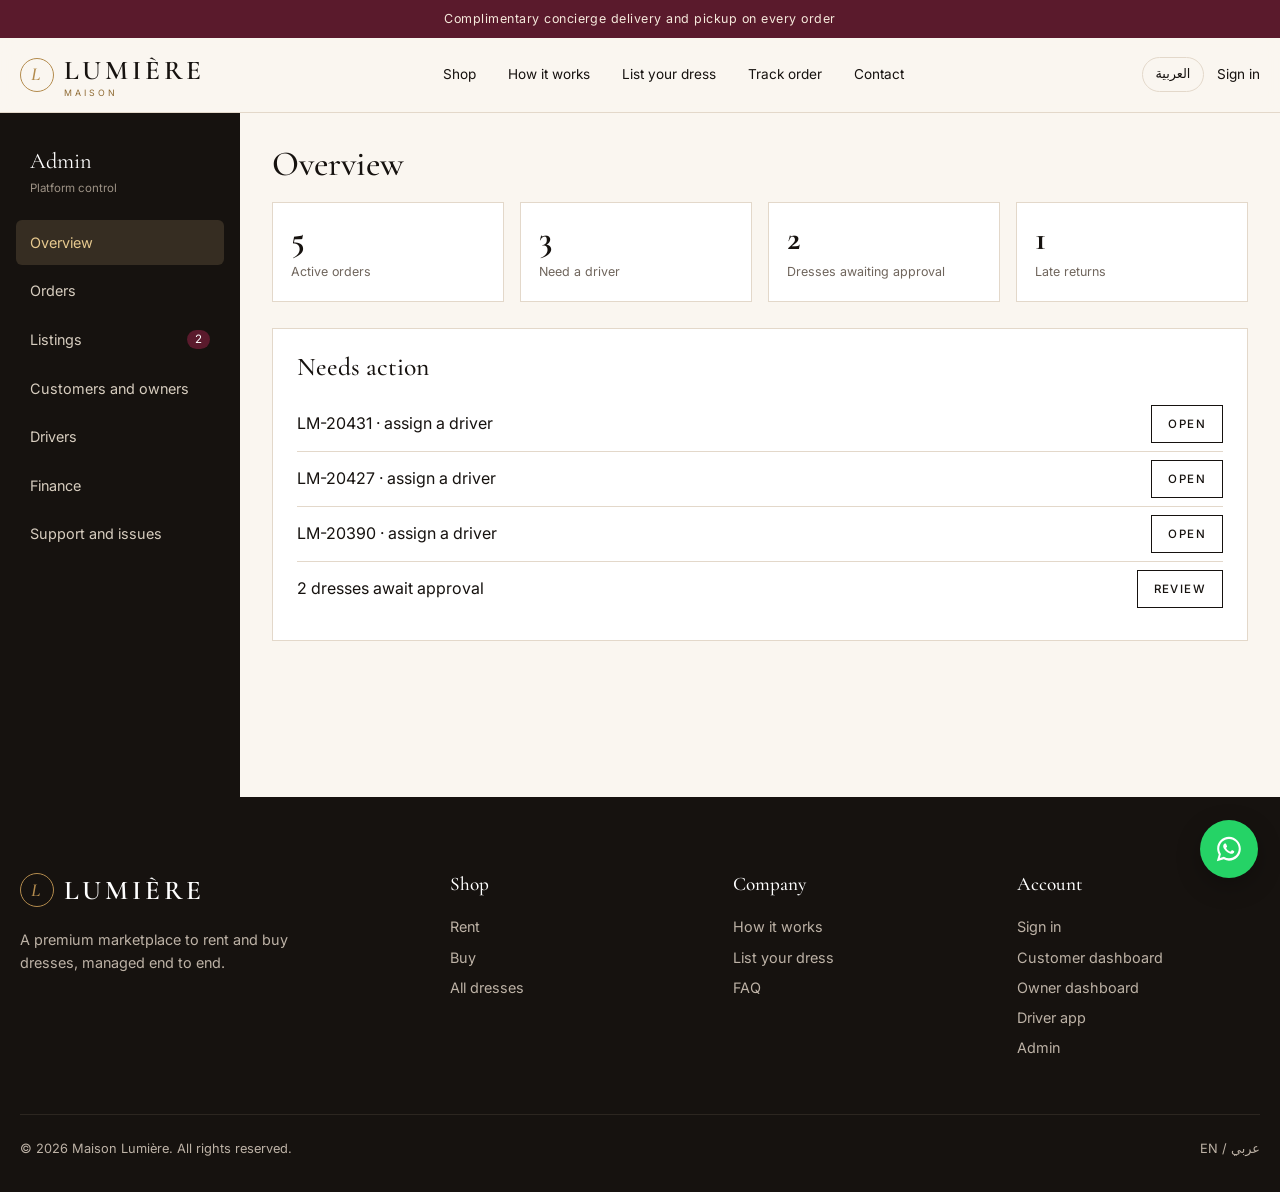
<file: admin.html>
<!DOCTYPE html>
<html lang="en" dir="ltr">
<head>
<meta charset="UTF-8">
<meta name="viewport" content="width=device-width, initial-scale=1">
<title>Admin Dashboard | Maison Lumière</title>
<link rel="preconnect" href="https://fonts.googleapis.com">
<link rel="preconnect" href="https://fonts.gstatic.com" crossorigin>
<link href="https://fonts.googleapis.com/css2?family=Cormorant+Garamond:wght@400;500;600&family=Inter:wght@300;400;500;600&family=Cairo:wght@300;400;600&display=swap" rel="stylesheet">
<link rel="stylesheet" href="assets/style.css">
<link rel="stylesheet" href="assets/inner.css">
</head>
<body data-page="admin">
<div id="chrome-top"></div>
<div class="dash">
  <nav class="side" aria-label="Admin">
    <div class="who">Admin<small data-ar="إدارة المنصة">Platform control</small></div>
    <button data-tab="over" data-ar="نظرة عامة">Overview</button>
    <button data-tab="orders" data-ar="الطلبات">Orders</button>
    <button data-tab="list" data-ar="الفساتين">Listings <em id="lb">0</em></button>
    <button data-tab="users" data-ar="المستخدمون">Customers and owners</button>
    <button data-tab="drivers" data-ar="السائقون">Drivers</button>
    <button data-tab="fin" data-ar="المالية">Finance</button>
    <button data-tab="issues" data-ar="الدعم والمشاكل">Support and issues</button>
  </nav>
  <div class="main">
    <section data-pane="over">
      <h1 data-ar="نظرة عامة">Overview</h1>
      <div class="stats"><div class="stat"><b id="o1"></b><span data-ar="طلبات جارية">Active orders</span></div><div class="stat"><b id="o2"></b><span data-ar="بانتظار تعيين سائق">Need a driver</span></div><div class="stat"><b id="o3"></b><span data-ar="فساتين بانتظار الموافقة">Dresses awaiting approval</span></div><div class="stat"><b id="o4"></b><span data-ar="إرجاعات متأخرة">Late returns</span></div></div>
      <div class="panel"><h3 data-ar="يحتاج إجراء">Needs action</h3><div id="todo"></div></div>
    </section>
    <section data-pane="orders" hidden>
      <h1 data-ar="الطلبات">Orders</h1>
      <div class="panel tablewrap"><table class="tbl"><thead><tr><th data-ar="الطلب">Order</th><th data-ar="الفستان">Dress</th><th data-ar="النوع">Type</th><th data-ar="الحالة">Status</th><th data-ar="السائق">Driver</th><th data-ar="تحديث">Update</th></tr></thead><tbody id="ord"></tbody></table></div>
    </section>
    <section data-pane="list" hidden>
      <h1 data-ar="الموافقة على الفساتين">Listing approvals</h1><div id="appr"></div>
    </section>
    <section data-pane="users" hidden>
      <h1 data-ar="العملاء والمالكات">Customers and owners</h1>
      <div class="panel tablewrap"><table class="tbl"><thead><tr><th data-ar="الاسم">Name</th><th data-ar="الدور">Role</th><th data-ar="الجوال">Mobile</th><th data-ar="الطلبات">Orders</th><th data-ar="الحالة">Status</th></tr></thead><tbody>
        <tr><td>Sara</td><td data-ar="عميلة">Customer</td><td style="direction:ltr">+966 5X XXX 1042</td><td>3</td><td><span class="pill ok" data-ar="نشطة">Active</span></td></tr>
        <tr><td>Layla</td><td data-ar="عميلة">Customer</td><td style="direction:ltr">+966 5X XXX 7710</td><td>1</td><td><span class="pill ok" data-ar="نشطة">Active</span></td></tr>
        <tr><td>Noor</td><td data-ar="مالكة">Owner</td><td style="direction:ltr">+966 5X XXX 3321</td><td>6</td><td><span class="pill ok" data-ar="موثّقة">Verified</span></td></tr>
        <tr><td>Hala</td><td data-ar="مالكة">Owner</td><td style="direction:ltr">+966 5X XXX 9054</td><td>0</td><td><span class="pill warn" data-ar="بانتظار المراجعة">Pending review</span></td></tr>
      </tbody></table></div>
      <p class="muted small" style="margin-top:.6rem" data-ar="الإدارة وحدها ترى بيانات الاتصال الكاملة.">Only admins see full contact details.</p>
    </section>
    <section data-pane="drivers" hidden>
      <h1 data-ar="السائقون">Drivers</h1>
      <div class="panel tablewrap"><table class="tbl"><thead><tr><th data-ar="السائق">Driver</th><th data-ar="مهام اليوم">Jobs today</th><th data-ar="الحالة">Status</th></tr></thead><tbody id="drv"></tbody></table></div>
    </section>
    <section data-pane="fin" hidden>
      <h1 data-ar="المالية">Finance</h1>
      <div class="stats"><div class="stat"><b id="f1"></b><span data-ar="إجمالي المبيعات">Gross sales</span></div><div class="stat"><b id="f2"></b><span data-ar="عمولة المنصة">Platform commission</span></div><div class="stat"><b id="f3"></b><span data-ar="رسوم التوصيل">Delivery fees</span></div><div class="stat"><b id="f4"></b><span data-ar="مستحق للمالكات">Owed to owners</span></div></div>
      <div class="panel"><h3 data-ar="آخر 6 أشهر">Last 6 months</h3><div class="bars" id="bars"></div><div class="legend"><span><i style="background:var(--wine)"></i><span data-ar="المبيعات">Sales</span></span><span><i style="background:var(--gold)"></i><span data-ar="العمولة">Commission</span></span></div></div>
      <p class="muted small" style="margin-top:.6rem" data-ar="أرقام تجريبية.">Sample figures.</p>
    </section>
    <section data-pane="issues" hidden>
      <h1 data-ar="الدعم والمشاكل">Support and issues</h1>
      <div class="cols2" style="align-items:start">
        <div class="panel stack"><h3 data-ar="تسجيل مشكلة">Record an issue</h3>
          <div class="fld"><label for="in" data-ar="رقم الطلب">Order number</label><input class="inp" id="in" placeholder="LM-19877" style="direction:ltr"></div>
          <div class="fld"><label for="it" data-ar="النوع">Type</label><select class="sel" id="it"><option value="late" data-ar="إرجاع متأخر">Late return</option><option value="damage" data-ar="ضرر في الفستان">Damage</option><option value="dispute" data-ar="خلاف">Dispute</option><option value="other" data-ar="أخرى">Other</option></select></div>
          <div class="fld"><label for="nt" data-ar="ملاحظات">Notes</label><textarea class="ta" id="nt"></textarea></div>
          <button class="btn btn-dark" id="addi" data-ar="حفظ">Save</button></div>
        <div class="panel"><h3 data-ar="السجل">Log</h3><div id="log"></div></div>
      </div>
      <div class="panel" style="margin-top:1.4rem"><h3 data-ar="رسائل العملاء">Customer messages</h3><div id="msgs"></div></div>
    </section>
  </div>
</div>
<div id="chrome-foot"></div>
<script src="assets/app.js"></script>
<script>
(function(){
  function T(a,b){return getLang()==='ar'?b:a}
  var KEYS=['requested','confirmed','pending','picked','way','delivered','retsched','returned'];
  var ORD=[{no:'LM-20431',d:1,mode:'rent',s:1,drv:''},{no:'LM-20427',d:4,mode:'rent',s:0,drv:''},{no:'LM-20418',d:2,mode:'rent',s:4,drv:'Faisal'},{no:'LM-20390',d:6,mode:'buy',s:2,drv:''},{no:'LM-19877',d:6,mode:'rent',s:6,drv:'Omar'}];
  var LST=[{d:8,owner:'Noor',price:110,st:'pending'},{d:7,owner:'Hala',price:170,st:'pending'}];
  var LOG=[{no:'LM-19120',t:'late',n:{en:'Returned one day late',ar:'أُعيد متأخراً يوماً'}}];
  var MSG=[{who:'Sara',m:{en:'Can I change my delivery time for LM-20418?',ar:'هل أستطيع تغيير وقت التوصيل للطلب LM-20418؟'},done:false},{who:'Layla',m:{en:'Thank you, the dress was perfect.',ar:'شكراً، كان الفستان رائعاً.'},done:true}];
  var TYPES={late:{en:'Late return',ar:'إرجاع متأخر'},damage:{en:'Damage',ar:'ضرر'},dispute:{en:'Dispute',ar:'خلاف'},other:{en:'Other',ar:'أخرى'}};
  function render(){
    var act=ORD.filter(function(o){return o.s<(o.mode==='rent'?7:5)});
    var need=ORD.filter(function(o){return !o.drv&&o.s<5});
    var pend=LST.filter(function(l){return l.st==='pending'});
    document.getElementById('o1').textContent=act.length;document.getElementById('o2').textContent=need.length;document.getElementById('o3').textContent=pend.length;document.getElementById('o4').textContent=LOG.filter(function(l){return l.t==='late'}).length;
    document.getElementById('lb').textContent=pend.length;
    document.getElementById('todo').innerHTML=(need.map(function(o){return '<div class="row sp" style="padding:.5rem 0;border-bottom:1px solid var(--line)"><span>'+o.no+' &middot; '+T('assign a driver','عيّني سائقاً')+'</span><button class="btn btn-ghost sm" data-goto="orders">'+T('Open','فتح')+'</button></div>'}).join('')||'')+
      (pend.length?'<div class="row sp" style="padding:.5rem 0"><span>'+pend.length+' '+T('dresses await approval','فساتين بانتظار الموافقة')+'</span><button class="btn btn-ghost sm" data-goto="list">'+T('Review','مراجعة')+'</button></div>':'');
    document.getElementById('ord').innerHTML=ORD.map(function(o,i){var d=dressById(o.d);
      return '<tr><td><b>'+o.no+'</b></td><td>'+tr(d)+'</td><td>'+(o.mode==='rent'?T('Rent','إيجار'):T('Buy','شراء'))+'</td><td>'+pill(KEYS[o.s])+'</td>'+
        '<td><select class="sel" data-drv="'+i+'" aria-label="Driver"><option value="">'+T('Unassigned','غير معيّن')+'</option>'+DRIVERS.map(function(x){return '<option'+(o.drv===x?' selected':'')+'>'+x+'</option>'}).join('')+'</select></td>'+
        '<td><select class="sel" data-st="'+i+'" aria-label="Status">'+KEYS.slice(0,o.mode==='rent'?8:6).map(function(k,j){return '<option value="'+j+'"'+(o.s===j?' selected':'')+'>'+tr(STATUS[k])+'</option>'}).join('')+'</select></td></tr>'}).join('');
    document.getElementById('appr').innerHTML=pend.length?pend.map(function(l,i){var d=dressById(l.d);return '<div class="ocard">'+dressImg(d,200)+'<div><h3>'+tr(d)+'</h3><div class="meta">'+T('Owner','المالكة')+': '+l.owner+' &middot; '+money(l.price)+' / '+T('day','اليوم')+'</div><div class="meta">'+T('Photos and details complete','الصور والتفاصيل مكتملة')+'</div></div><div class="row"><button class="btn btn-dark sm" data-ap="'+l.d+'">'+T('Approve','موافقة')+'</button><button class="btn btn-danger sm" data-rj="'+l.d+'">'+T('Reject','رفض')+'</button></div></div>'}).join(''):'<div class="empty">'+T('No listings waiting.','لا توجد فساتين بانتظار المراجعة.')+'</div>';
    document.getElementById('drv').innerHTML=DRIVERS.map(function(x){var n=ORD.filter(function(o){return o.drv===x}).length;return '<tr><td><b>'+x+'</b></td><td>'+n+'</td><td><span class="pill '+(n?'info':'ok')+'">'+(n?T('On jobs','في مهمة'):T('Available','متاح'))+'</span></td></tr>'}).join('');
    document.getElementById('f1').textContent=money(48200);document.getElementById('f2').textContent=money(7230);document.getElementById('f3').textContent=money(3560);document.getElementById('f4').textContent=money(37410);
    var months=T('Jun,Jul,Aug,Sep,Oct,Nov','يونيو,يوليو,أغسطس,سبتمبر,أكتوبر,نوفمبر').split(','),sales=[22,28,31,36,42,48],max=48;
    document.getElementById('bars').innerHTML=months.map(function(m,i){var s=sales[i];return '<div><div class="pair"><i style="height:'+s/max*100+'%"></i><i class="g" style="height:'+s*0.15/max*100+'%"></i></div>'+m+'</div>'}).join('');
    document.getElementById('log').innerHTML=LOG.map(function(l){return '<div style="padding:.6rem 0;border-bottom:1px solid var(--line)"><b>'+l.no+'</b> <span class="pill '+(l.t==='damage'||l.t==='dispute'?'bad':'warn')+'">'+tr(TYPES[l.t])+'</span><div class="small muted">'+(l.n.en?tr(l.n):l.n)+'</div></div>'}).join('')||'<div class="muted small">'+T('Nothing recorded.','لا شيء مسجل.')+'</div>';
    document.getElementById('msgs').innerHTML=MSG.map(function(m,i){return '<div class="row sp" style="padding:.7rem 0;border-bottom:1px solid var(--line)"><div><b>'+m.who+'</b><div class="small muted">'+tr(m.m)+'</div></div>'+(m.done?'<span class="pill ok">'+T('Resolved','تم الحل')+'</span>':'<button class="btn btn-ghost sm" data-res="'+i+'">'+T('Mark resolved','تم الحل')+'</button>')+'</div>'}).join('');
    bind();
  }
  function bind(){
    [].forEach.call(document.querySelectorAll('[data-goto]'),function(b){b.onclick=function(){showTab(b.dataset.goto)}});
    [].forEach.call(document.querySelectorAll('[data-drv]'),function(s){s.onchange=function(){var o=ORD[s.dataset.drv];o.drv=s.value;if(o.drv&&o.s<2)o.s=2;render();if(o.drv)toast(T('Driver notified of the new assignment.','تم إشعار السائق بالمهمة الجديدة.'))}});
    [].forEach.call(document.querySelectorAll('[data-st]'),function(s){s.onchange=function(){ORD[s.dataset.st].s=+s.value;render();toast(T('Status updated. The customer was notified.','تم تحديث الحالة. تم إشعار العميلة.'))}});
    [].forEach.call(document.querySelectorAll('[data-ap],[data-rj]'),function(b){b.onclick=function(){var id=+(b.dataset.ap||b.dataset.rj);LST=LST.filter(function(l){return l.d!==id});render();toast(b.dataset.ap?T('Dress approved and published.','تمت الموافقة ونُشر الفستان.'):T('Dress rejected. The owner is notified.','تم رفض الفستان. سيتم إشعار المالكة.'))}});
    [].forEach.call(document.querySelectorAll('[data-res]'),function(b){b.onclick=function(){MSG[b.dataset.res].done=true;render()}});
  }
  document.getElementById('addi').onclick=function(){var n=document.getElementById('in').value.trim().toUpperCase();if(!n){toast(T('Enter an order number.','أدخلي رقم الطلب.'));return}LOG.unshift({no:n,t:document.getElementById('it').value,n:document.getElementById('nt').value||'-'});document.getElementById('in').value='';document.getElementById('nt').value='';render();toast(T('Issue recorded.','تم تسجيل المشكلة.'))};
  initTabs();window.onLang=render;render();
})();
</script>
</body>
</html>
</file>
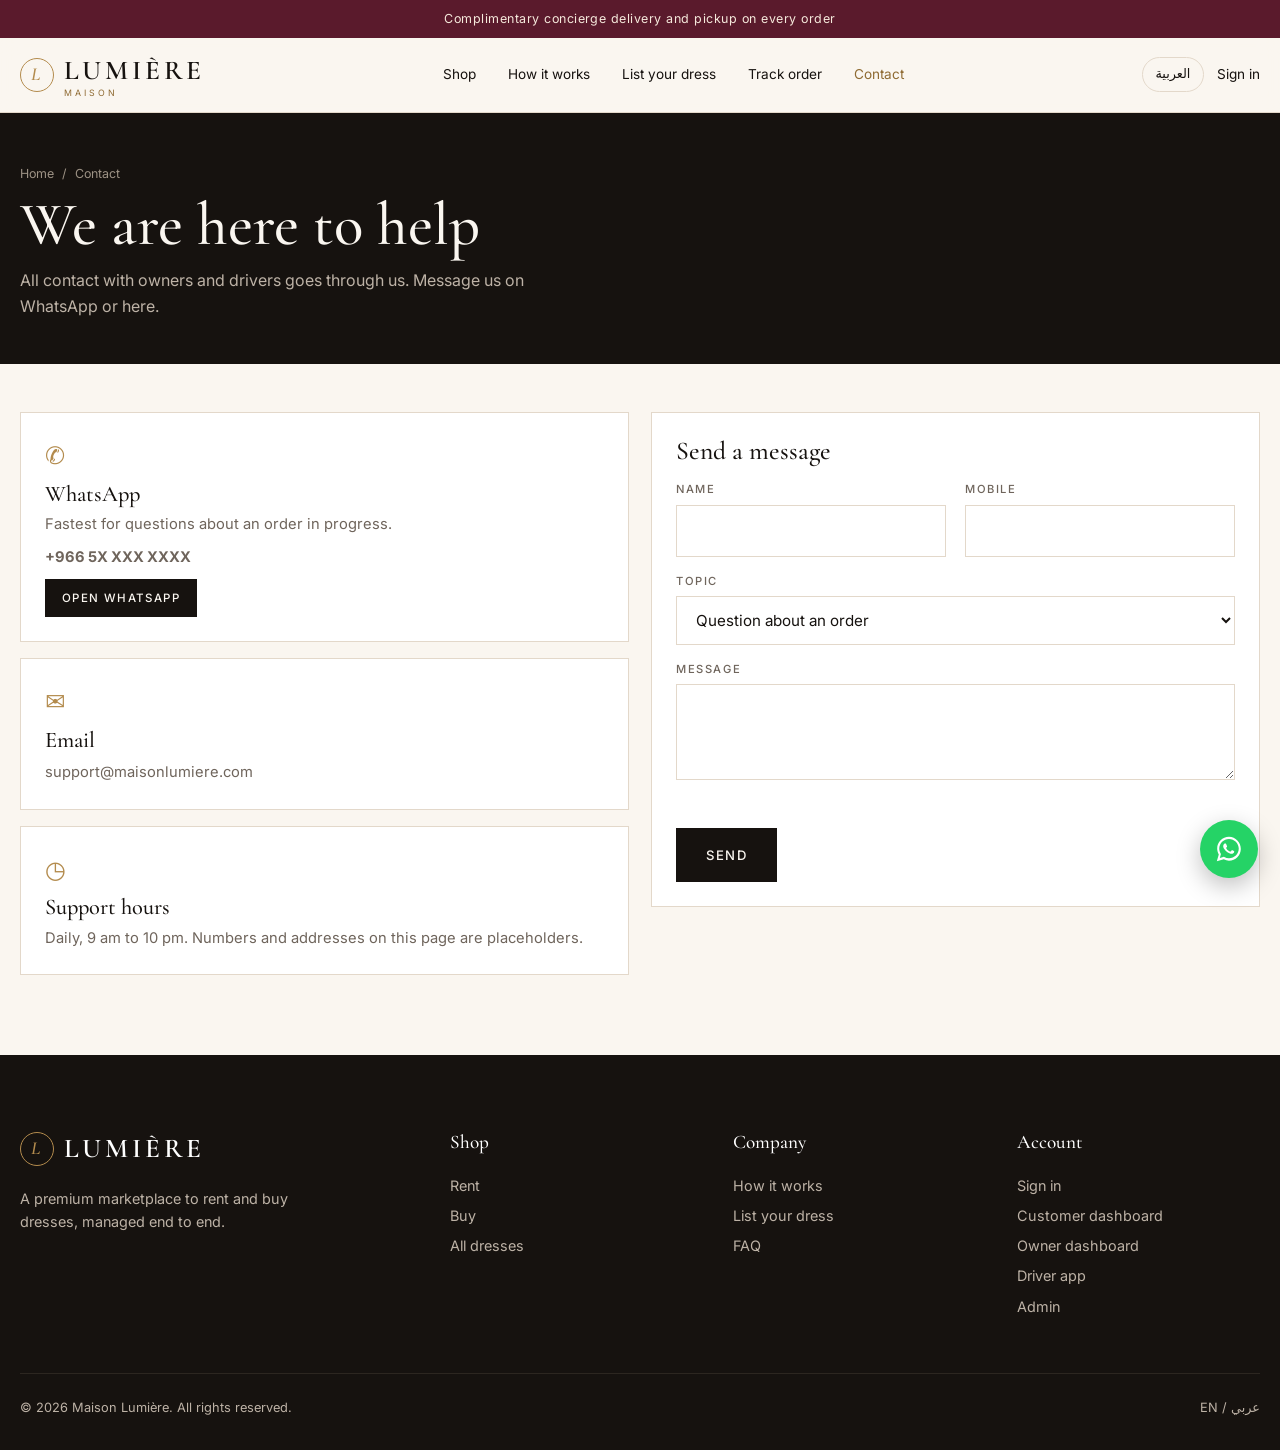
<file: contact.html>
<!DOCTYPE html>
<html lang="en" dir="ltr">
<head>
<meta charset="UTF-8">
<meta name="viewport" content="width=device-width, initial-scale=1">
<title>Contact | Maison Lumière</title>
<link rel="preconnect" href="https://fonts.googleapis.com">
<link rel="preconnect" href="https://fonts.gstatic.com" crossorigin>
<link href="https://fonts.googleapis.com/css2?family=Cormorant+Garamond:wght@400;500;600&family=Inter:wght@300;400;500;600&family=Cairo:wght@300;400;600&display=swap" rel="stylesheet">
<link rel="stylesheet" href="assets/style.css">
<link rel="stylesheet" href="assets/inner.css">
</head>
<body data-page="contact">
<div id="chrome-top"></div>
<div class="phero"><div class="wrap">
  <div class="crumbs"><a href="index.html" data-ar="الرئيسية">Home</a><span>/</span><span data-ar="تواصلي معنا">Contact</span></div>
  <h1 data-ar="نحن هنا لمساعدتك">We are here to help</h1>
  <p data-ar="كل التواصل مع المالكات والسائقين يتم عبرنا. راسلينا على واتساب أو من هنا.">All contact with owners and drivers goes through us. Message us on WhatsApp or here.</p>
</div></div>
<main class="page"><div class="wrap cols2" style="align-items:start">
  <div class="stack">
    <div class="feat"><div class="ic">✆</div><h3>WhatsApp</h3><p data-ar="الأسرع للأسئلة عن طلب جارٍ.">Fastest for questions about an order in progress.</p><p style="margin:.6rem 0"><b style="direction:ltr;display:inline-block" id="num">+966 5X XXX XXXX</b></p><a class="btn btn-dark sm" href="#" id="wa" data-ar="افتحي واتساب">Open WhatsApp</a></div>
    <div class="feat"><div class="ic">✉</div><h3 data-ar="البريد الإلكتروني">Email</h3><p style="direction:ltr;display:inline-block">support@maisonlumiere.com</p></div>
    <div class="feat"><div class="ic">◷</div><h3 data-ar="ساعات الدعم">Support hours</h3><p data-ar="يومياً من 9 صباحاً حتى 10 مساءً. الأرقام والعناوين في هذه الصفحة للعرض فقط.">Daily, 9 am to 10 pm. Numbers and addresses on this page are placeholders.</p></div>
  </div>
  <form class="panel stack" id="f" novalidate>
    <h2 data-ar="أرسلي رسالة">Send a message</h2>
    <div class="form-grid">
      <div class="fld"><label for="n" data-ar="الاسم">Name</label><input class="inp" id="n"></div>
      <div class="fld"><label for="p" data-ar="رقم الجوال">Mobile</label><input class="inp" id="p" inputmode="tel" style="direction:ltr"></div>
      <div class="fld full"><label for="t" data-ar="الموضوع">Topic</label><select class="sel" id="t"><option data-ar="سؤال عن طلب">Question about an order</option><option data-ar="مشكلة في التوصيل أو الإرجاع">Delivery or return issue</option><option data-ar="الإبلاغ عن ضرر أو خلاف">Report damage or a dispute</option><option data-ar="أنا مالكة فستان">I am a dress owner</option><option data-ar="أخرى">Other</option></select></div>
      <div class="fld full"><label for="m" data-ar="الرسالة">Message</label><textarea class="ta" id="m"></textarea></div>
    </div>
    <p class="err" id="err"></p>
    <button class="btn btn-dark" data-ar="إرسال">Send</button>
  </form>
</div></main>
<div id="chrome-foot"></div>
<script src="assets/app.js"></script>
<script>
(function(){
  document.getElementById('wa').onclick=function(e){e.preventDefault();toast(getLang()==='ar'?'سيُربط هذا الزر برقم واتساب الفعلي.':'This button will link to the real WhatsApp number.')};
  document.getElementById('f').onsubmit=function(e){
    e.preventDefault();var er=document.getElementById('err');
    if(document.getElementById('n').value.trim().length<2||document.getElementById('m').value.trim().length<5){er.textContent=getLang()==='ar'?'أدخلي اسمك ورسالتك.':'Enter your name and a message.';return}
    er.textContent='';this.reset();toast(getLang()==='ar'?'تم إرسال رسالتك. سنرد قريباً.':'Message sent. We will reply soon.');
  };
  window.onLang=function(){};
})();
</script>
</body>
</html>
</file>
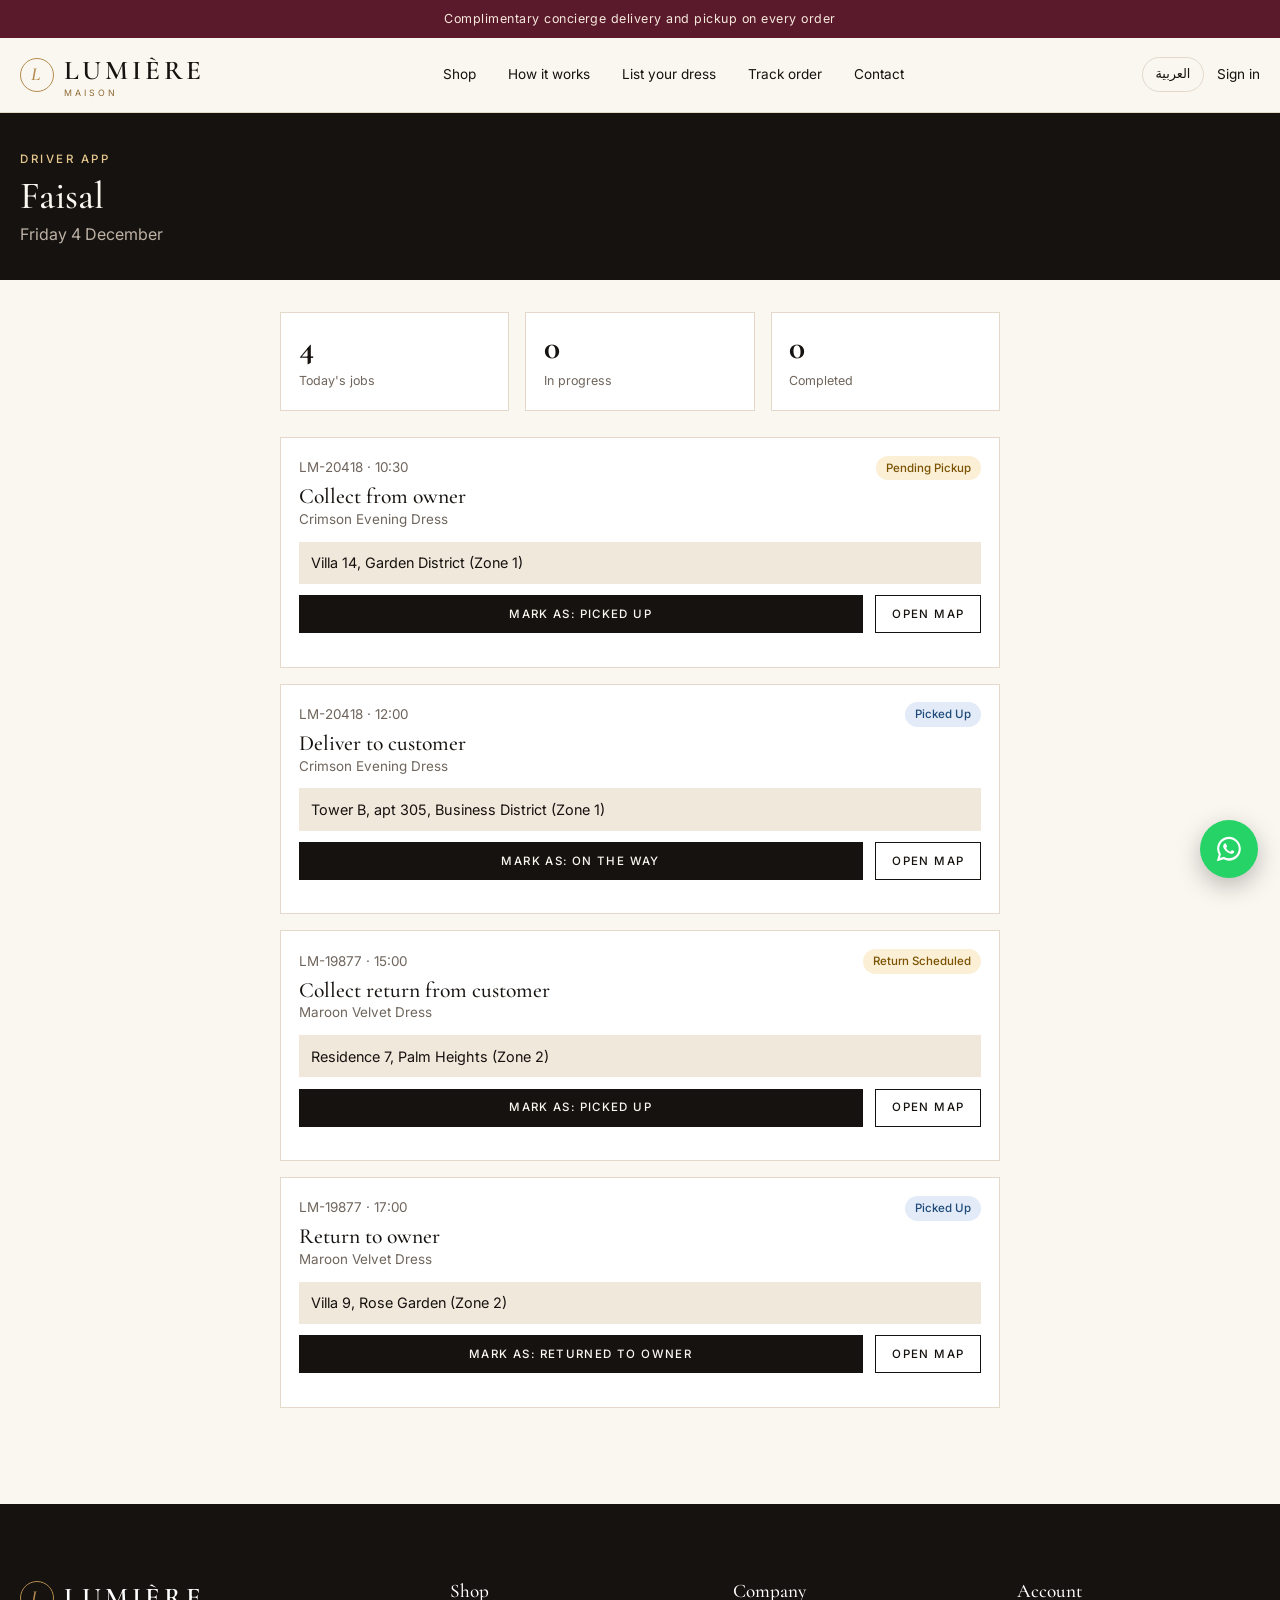
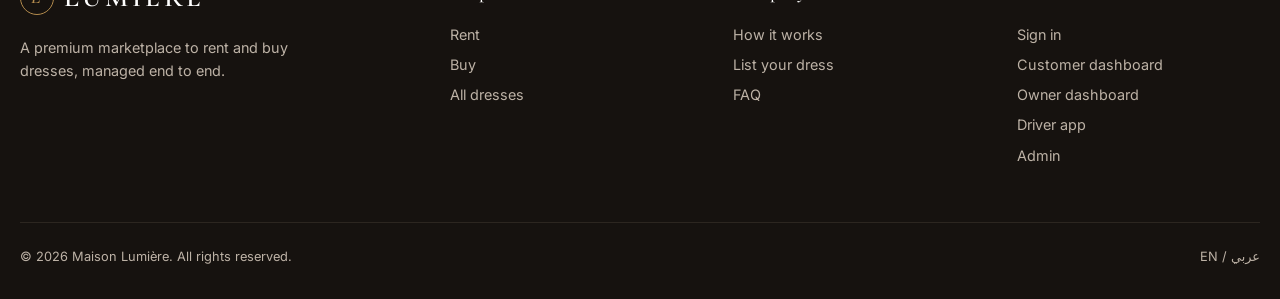
<file: driver.html>
<!DOCTYPE html>
<html lang="en" dir="ltr">
<head>
<meta charset="UTF-8">
<meta name="viewport" content="width=device-width, initial-scale=1">
<title>Driver App | Maison Lumière</title>
<link rel="preconnect" href="https://fonts.googleapis.com">
<link rel="preconnect" href="https://fonts.gstatic.com" crossorigin>
<link href="https://fonts.googleapis.com/css2?family=Cormorant+Garamond:wght@400;500;600&family=Inter:wght@300;400;500;600&family=Cairo:wght@300;400;600&display=swap" rel="stylesheet">
<link rel="stylesheet" href="assets/style.css">
<link rel="stylesheet" href="assets/inner.css">
</head>
<body data-page="driver">
<div id="chrome-top"></div>
<div class="phero" style="padding:2rem 0"><div class="wrap"><span class="eyebrow" data-ar="تطبيق السائق">Driver app</span><h1 style="font-size:2.4rem;margin:.3rem 0">Faisal</h1><p id="today"></p></div></div>
<main class="page" style="padding-top:2rem"><div class="wrap" style="max-width:720px">
  <div class="stats" style="grid-template-columns:repeat(3,1fr)"><div class="stat"><b id="n1">0</b><span data-ar="مهام اليوم">Today's jobs</span></div><div class="stat"><b id="n2">0</b><span data-ar="قيد التنفيذ">In progress</span></div><div class="stat"><b id="n3">0</b><span data-ar="مكتملة">Completed</span></div></div>
  <div id="jobs"></div>
</div></main>
<div id="chrome-foot"></div>
<script src="assets/app.js"></script>
<script>
(function(){
  function T(a,b){return getLang()==='ar'?b:a}
  var JOBS=[
    {id:1,order:'LM-20418',dress:2,type:{en:'Collect from owner',ar:'استلام من المالكة'},at:'10:30',addr:{en:'Villa 14, Garden District (Zone 1)',ar:'فيلا 14، حي الحدائق (المنطقة 1)'},steps:['pending','picked'],i:0},
    {id:2,order:'LM-20418',dress:2,type:{en:'Deliver to customer',ar:'توصيل إلى العميلة'},at:'12:00',addr:{en:'Tower B, apt 305, Business District (Zone 1)',ar:'برج ب، شقة 305، حي الأعمال (المنطقة 1)'},steps:['picked','way','delivered'],i:0,otp:'4821'},
    {id:3,order:'LM-19877',dress:6,type:{en:'Collect return from customer',ar:'استلام الإرجاع من العميلة'},at:'15:00',addr:{en:'Residence 7, Palm Heights (Zone 2)',ar:'سكن 7، بالم هايتس (المنطقة 2)'},steps:['retsched','picked'],i:0},
    {id:4,order:'LM-19877',dress:6,type:{en:'Return to owner',ar:'إعادة إلى المالكة'},at:'17:00',addr:{en:'Villa 9, Rose Garden (Zone 2)',ar:'فيلا 9، روز جاردن (المنطقة 2)'},steps:['picked','returned'],i:0}
  ];
  function done(j){return j.i>=j.steps.length-1}
  function render(){
    document.getElementById('today').textContent=new Date().toLocaleDateString(getLang()==='ar'?'ar-SA-u-nu-latn':'en-GB',{weekday:'long',day:'numeric',month:'long'});
    document.getElementById('n1').textContent=JOBS.length;
    document.getElementById('n3').textContent=JOBS.filter(done).length;
    document.getElementById('n2').textContent=JOBS.filter(function(j){return j.i>0&&!done(j)}).length;
    document.getElementById('jobs').innerHTML=JOBS.map(function(j){
      var d=dressById(j.dress),cur=j.steps[j.i],nxt=j.steps[j.i+1],fin=done(j);
      var needOtp=nxt==='delivered';
      return '<div class="job"><div class="row sp"><span class="small muted">'+j.order+' &middot; '+j.at+'</span>'+pill(cur)+'</div><h3 style="margin-top:.3rem">'+tr(j.type)+'</h3><div class="small muted">'+tr(d)+'</div>'+
        '<div class="addr">'+tr(j.addr)+'</div>'+
        (fin?'<span class="pill ok">'+T('Completed','مكتملة')+'</span>':
          (needOtp?'<div class="fld" style="margin-bottom:.8rem"><label for="otp'+j.id+'">'+T('Customer code (proof of delivery)','رمز العميلة (إثبات التوصيل)')+'</label><input class="inp" id="otp'+j.id+'" inputmode="numeric" maxlength="4" placeholder="0000" style="direction:ltr;letter-spacing:.4em;text-align:center"></div>':'')+
          '<div class="row"><button class="btn btn-dark sm" data-go="'+j.id+'" style="flex:1">'+T('Mark as','تحديث إلى')+': '+tr(STATUS[nxt])+'</button><a class="btn btn-ghost sm" target="_blank" rel="noopener" href="https://www.google.com/maps/search/?api=1&query='+encodeURIComponent(j.addr.en)+'">'+T('Open map','الخريطة')+'</a></div><p class="err" id="er'+j.id+'"></p>')+'</div>';
    }).join('');
    [].forEach.call(document.querySelectorAll('[data-go]'),function(b){b.onclick=function(){
      var j=JOBS.filter(function(x){return x.id===+b.dataset.go})[0],nxt=j.steps[j.i+1];
      if(nxt==='delivered'&&document.getElementById('otp'+j.id).value!==j.otp){document.getElementById('er'+j.id).textContent=T('Wrong code. Ask the customer for the 4 digit code (demo: 4821).','الرمز غير صحيح. اطلبي الرمز المكون من 4 أرقام من العميلة (تجريبي: 4821).');return}
      j.i++;render();toast(T('Status updated. The customer was notified.','تم تحديث الحالة. تم إشعار العميلة.'));
    }});
  }
  window.onLang=render;render();
})();
</script>
</body>
</html>
</file>
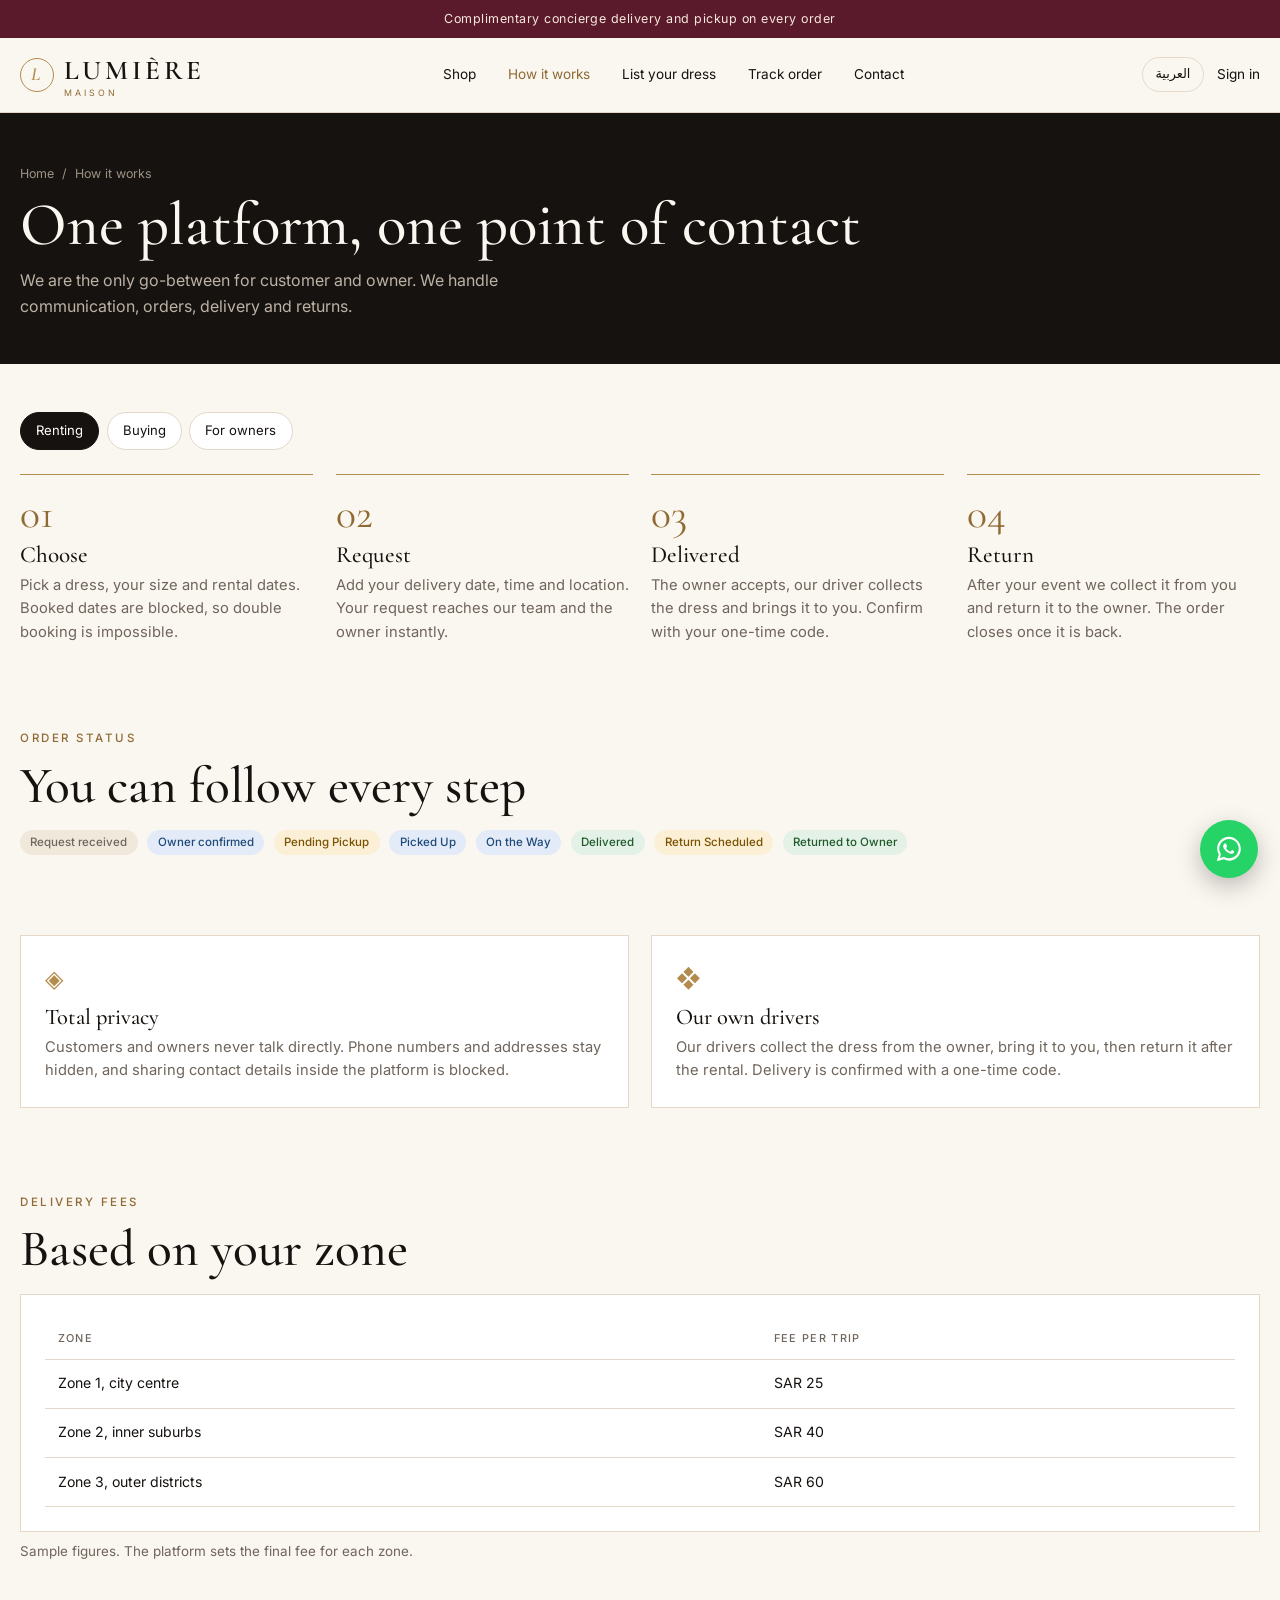
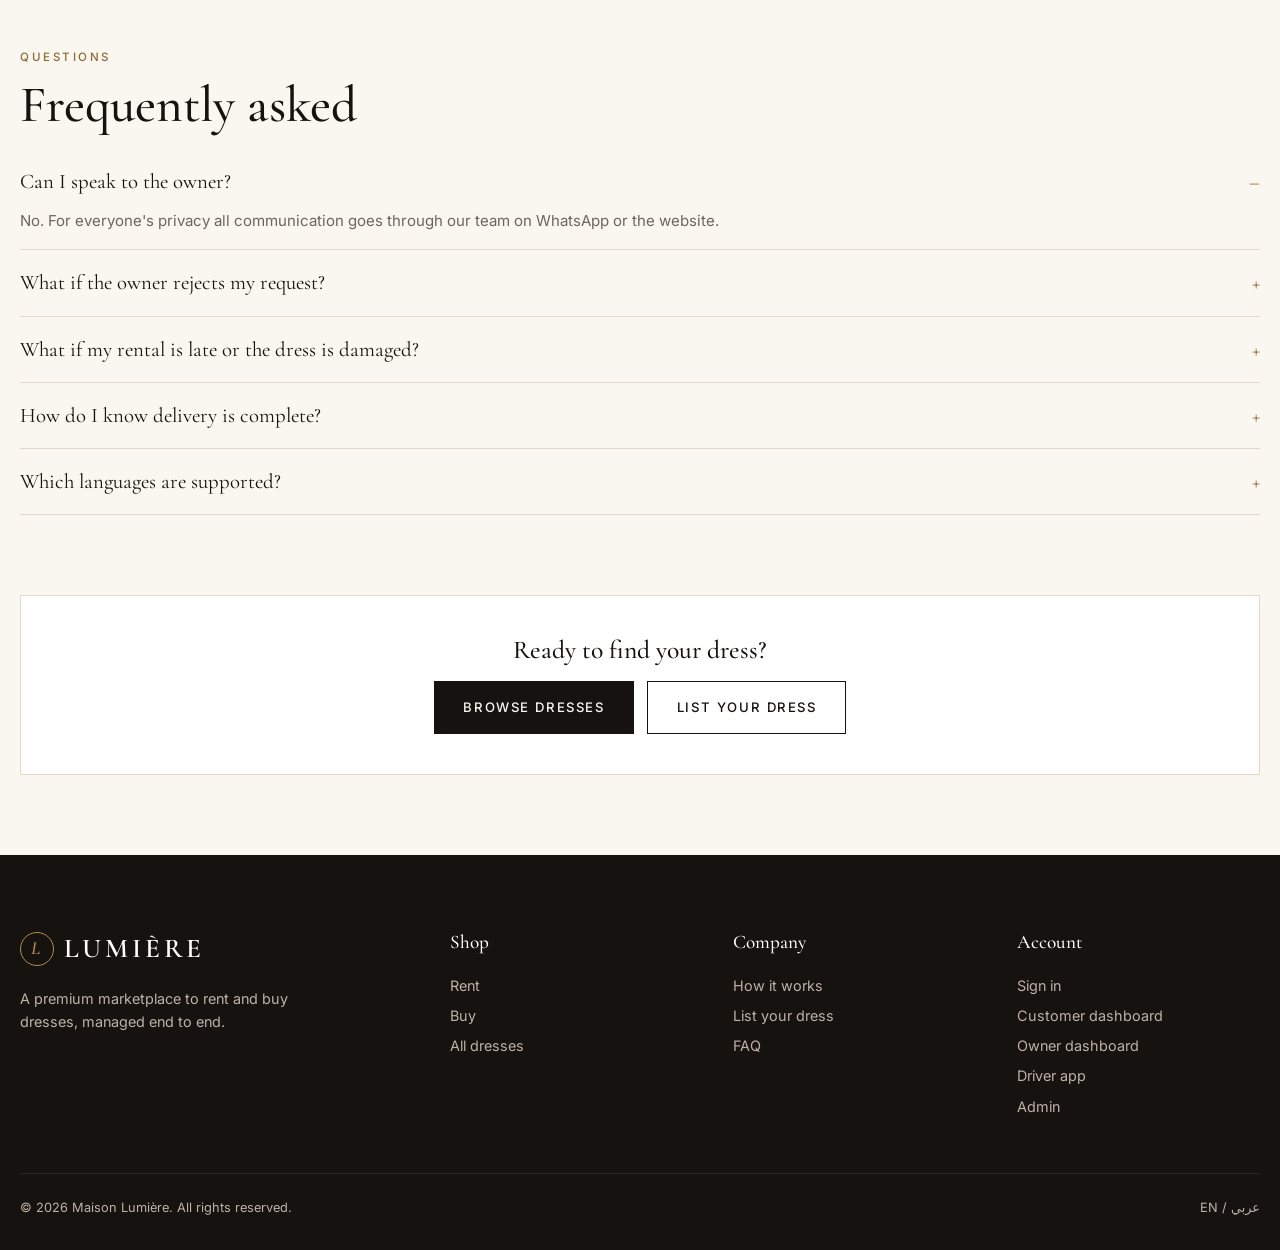
<file: how-it-works.html>
<!DOCTYPE html>
<html lang="en" dir="ltr">
<head>
<meta charset="UTF-8">
<meta name="viewport" content="width=device-width, initial-scale=1">
<title>How It Works | Maison Lumière</title>
<meta name="description" content="How renting, buying and listing dresses works, from request to pickup, delivery and return.">
<link rel="preconnect" href="https://fonts.googleapis.com">
<link rel="preconnect" href="https://fonts.gstatic.com" crossorigin>
<link href="https://fonts.googleapis.com/css2?family=Cormorant+Garamond:wght@400;500;600&family=Inter:wght@300;400;500;600&family=Cairo:wght@300;400;600&display=swap" rel="stylesheet">
<link rel="stylesheet" href="assets/style.css">
<link rel="stylesheet" href="assets/inner.css">
</head>
<body data-page="how">
<div id="chrome-top"></div>
<div class="phero"><div class="wrap">
  <div class="crumbs"><a href="index.html" data-ar="الرئيسية">Home</a><span>/</span><span data-ar="كيف نعمل">How it works</span></div>
  <h1 data-ar="منصة واحدة، ونقطة تواصل واحدة">One platform, one point of contact</h1>
  <p data-ar="نحن الوسيط الوحيد بين العميلة والمالكة. نتولى التواصل والطلبات والتوصيل والإرجاع.">We are the only go-between for customer and owner. We handle communication, orders, delivery and returns.</p>
</div></div>

<main class="page"><div class="wrap stack" style="display:grid;gap:4rem">

  <div>
    <div class="chips" style="margin-bottom:1.5rem" id="tabs"><button class="chip on" data-k="rent" data-ar="الإيجار">Renting</button><button class="chip" data-k="buy" data-ar="الشراء">Buying</button><button class="chip" data-k="own" data-ar="للمالكات">For owners</button></div>
    <div class="steps" id="steps" style="--c:#16120F"></div>
  </div>

  <div>
    <span class="eyebrow" data-ar="حالة الطلب">Order status</span>
    <h2 data-ar="تتبعين كل خطوة">You can follow every step</h2>
    <div class="chips" id="stat" style="gap:.6rem"></div>
  </div>

  <div class="cols2">
    <div class="feat"><div class="ic">◈</div><h3 data-ar="خصوصية كاملة">Total privacy</h3><p data-ar="لا تتواصل العميلة والمالكة مباشرة أبداً. أرقام الهواتف والعناوين تبقى مخفية، ونمنع مشاركة بيانات التواصل داخل المنصة.">Customers and owners never talk directly. Phone numbers and addresses stay hidden, and sharing contact details inside the platform is blocked.</p></div>
    <div class="feat"><div class="ic">❖</div><h3 data-ar="سائقونا">Our own drivers</h3><p data-ar="سائقونا يستلمون الفستان من المالكة، يوصلونه إليك، ثم يعيدونه بعد الإيجار. التوصيل يُثبت برمز تحقق.">Our drivers collect the dress from the owner, bring it to you, then return it after the rental. Delivery is confirmed with a one-time code.</p></div>
  </div>

  <div>
    <span class="eyebrow" data-ar="رسوم التوصيل">Delivery fees</span>
    <h2 data-ar="حسب منطقتك">Based on your zone</h2>
    <div class="panel tablewrap"><table class="tbl"><thead><tr><th data-ar="المنطقة">Zone</th><th data-ar="الرسوم للرحلة">Fee per trip</th></tr></thead><tbody id="zones"></tbody></table></div>
    <p class="muted small" style="margin-top:.6rem" data-ar="أرقام تجريبية. الإدارة تحدد الرسوم النهائية لكل منطقة.">Sample figures. The platform sets the final fee for each zone.</p>
  </div>

  <div id="faq">
    <span class="eyebrow" data-ar="أسئلة شائعة">Questions</span>
    <h2 data-ar="الأسئلة الشائعة">Frequently asked</h2>
    <div id="faqs"></div>
  </div>

  <div class="panel" style="text-align:center;padding:2.5rem"><h2 data-ar="جاهزة لاختيار فستانك؟">Ready to find your dress?</h2><div class="row" style="justify-content:center"><a class="btn btn-dark" href="shop.html" data-ar="تصفحي الفساتين">Browse dresses</a><a class="btn btn-ghost" href="list-your-dress.html" data-ar="اعرضي فستانك">List your dress</a></div></div>
</div></main>
<div id="chrome-foot"></div>
<script src="assets/app.js"></script>
<style>.steps{display:grid;grid-template-columns:repeat(4,minmax(0,1fr));gap:1.4rem}.steps .step{border-top:1px solid var(--gold);padding-top:1.2rem}.steps .step .n{font-family:var(--serif);font-size:2.6rem;color:var(--gold-d);line-height:1}.steps h3{font-size:1.45rem;margin:.5rem 0 .3rem}.steps p{color:var(--muted);font-size:.92rem}@media(max-width:860px){.steps{grid-template-columns:1fr 1fr}}@media(max-width:560px){.steps{grid-template-columns:1fr}}</style>
<script>
(function(){
  var k='rent';
  function T(a,b){return getLang()==='ar'?b:a}
  var FLOWS={
    rent:[[T('Choose','اختاري'),T('Pick a dress, your size and rental dates. Booked dates are blocked, so double booking is impossible.','اختاري الفستان والمقاس وتواريخ الإيجار. التواريخ المحجوزة مغلقة فلا يحدث حجز مزدوج.')],
          [T('Request','اطلبي'),T('Add your delivery date, time and location. Your request reaches our team and the owner instantly.','أضيفي تاريخ التوصيل ووقته وموقعك. يصل طلبك فوراً إلى فريقنا والمالكة.')],
          [T('Delivered','التوصيل'),T('The owner accepts, our driver collects the dress and brings it to you. Confirm with your one-time code.','تقبل المالكة، يستلم سائقنا الفستان ويوصله إليك. أكّدي الاستلام برمز التحقق.')],
          [T('Return','الإرجاع'),T('After your event we collect it from you and return it to the owner. The order closes once it is back.','بعد مناسبتك نستلمه منك ونعيده إلى المالكة. يُغلق الطلب بعد وصوله.')]],
    buy:[[T('Choose','اختاري'),T('Browse dresses for sale and pick your size.','تصفحي الفساتين المعروضة للبيع واختاري مقاسك.')],
         [T('Request','اطلبي'),T('Send your request with delivery details. The owner confirms availability.','أرسلي طلبك مع تفاصيل التوصيل. تؤكد المالكة التوفر.')],
         [T('Pay','ادفعي'),T('Pay securely once the owner accepts.','ادفعي بأمان بعد موافقة المالكة.')],
         [T('Delivered','التوصيل'),T('Our driver collects and delivers. Nothing to ship, nothing to return.','يستلم سائقنا ويوصل. لا شحن ولا إرجاع.')]],
    own:[[T('Register','سجّلي'),T('Sign up with your mobile number and a one-time code.','سجّلي برقم جوالك ورمز تحقق.')],
         [T('List','اعرضي'),T('Upload photos, set sale and rental prices and your availability.','ارفعي الصور وحددي أسعار البيع والإيجار وأوقات التوفر.')],
         [T('Approval','الموافقة'),T('Our team reviews each dress before it goes live.','يراجع فريقنا كل فستان قبل نشره.')],
         [T('Earn','اربحي'),T('Accept requests, confirm pickup time and place for our driver, and get paid.','اقبلي الطلبات وأكدي وقت ومكان الاستلام للسائق واستلمي أرباحك.')]]
  };
  var FAQ=[
    [T('Can I speak to the owner?','هل أستطيع التحدث مع المالكة؟'),T('No. For everyone\'s privacy all communication goes through our team on WhatsApp or the website.','لا. حفاظاً على خصوصية الجميع يتم كل التواصل عبر فريقنا على واتساب أو الموقع.')],
    [T('What if the owner rejects my request?','ماذا لو رفضت المالكة طلبي؟'),T('You are notified straight away and nothing is charged. We can suggest similar dresses.','يصلك إشعار فوراً ولا يُخصم شيء. يمكننا اقتراح فساتين مشابهة.')],
    [T('What if my rental is late or the dress is damaged?','ماذا لو تأخر الإرجاع أو تضرر الفستان؟'),T('Our team records late returns and damage and handles it according to the rental terms.','يسجل فريقنا التأخير والأضرار ويتعامل معها وفق شروط الإيجار.')],
    [T('How do I know delivery is complete?','كيف أعرف أن التوصيل تم؟'),T('You share a one-time code with the driver. The order moves to Delivered only after that.','تشاركين رمزاً مؤقتاً مع السائق. ينتقل الطلب إلى تم التوصيل بعد ذلك فقط.')],
    [T('Which languages are supported?','ما اللغات المدعومة؟'),T('Arabic and English, switchable from the top of every page.','العربية والإنجليزية ويمكن التبديل من أعلى كل صفحة.')]
  ];
  function render(){
    document.getElementById('steps').innerHTML=FLOWS[k].map(function(s,i){return '<div class="step"><div class="n">0'+(i+1)+'</div><h3>'+s[0]+'</h3><p>'+s[1]+'</p></div>'}).join('');
    [].forEach.call(document.querySelectorAll('#tabs .chip'),function(b){b.classList.toggle('on',b.dataset.k===k);b.onclick=function(){k=b.dataset.k;render()}});
    document.getElementById('stat').innerHTML=Object.keys(STATUS).map(function(x){return pill(x)}).join('');
    document.getElementById('zones').innerHTML=ZONES.map(function(z){return '<tr><td>'+tr(z)+'</td><td>'+money(z.fee)+'</td></tr>'}).join('');
    document.getElementById('faqs').innerHTML=FAQ.map(function(f,i){return '<details class="acc"'+(i===0?' open':'')+'><summary>'+f[0]+'</summary><p>'+f[1]+'</p></details>'}).join('');
  }
  window.onLang=render;render();
})();
</script>
</body>
</html>
</file>
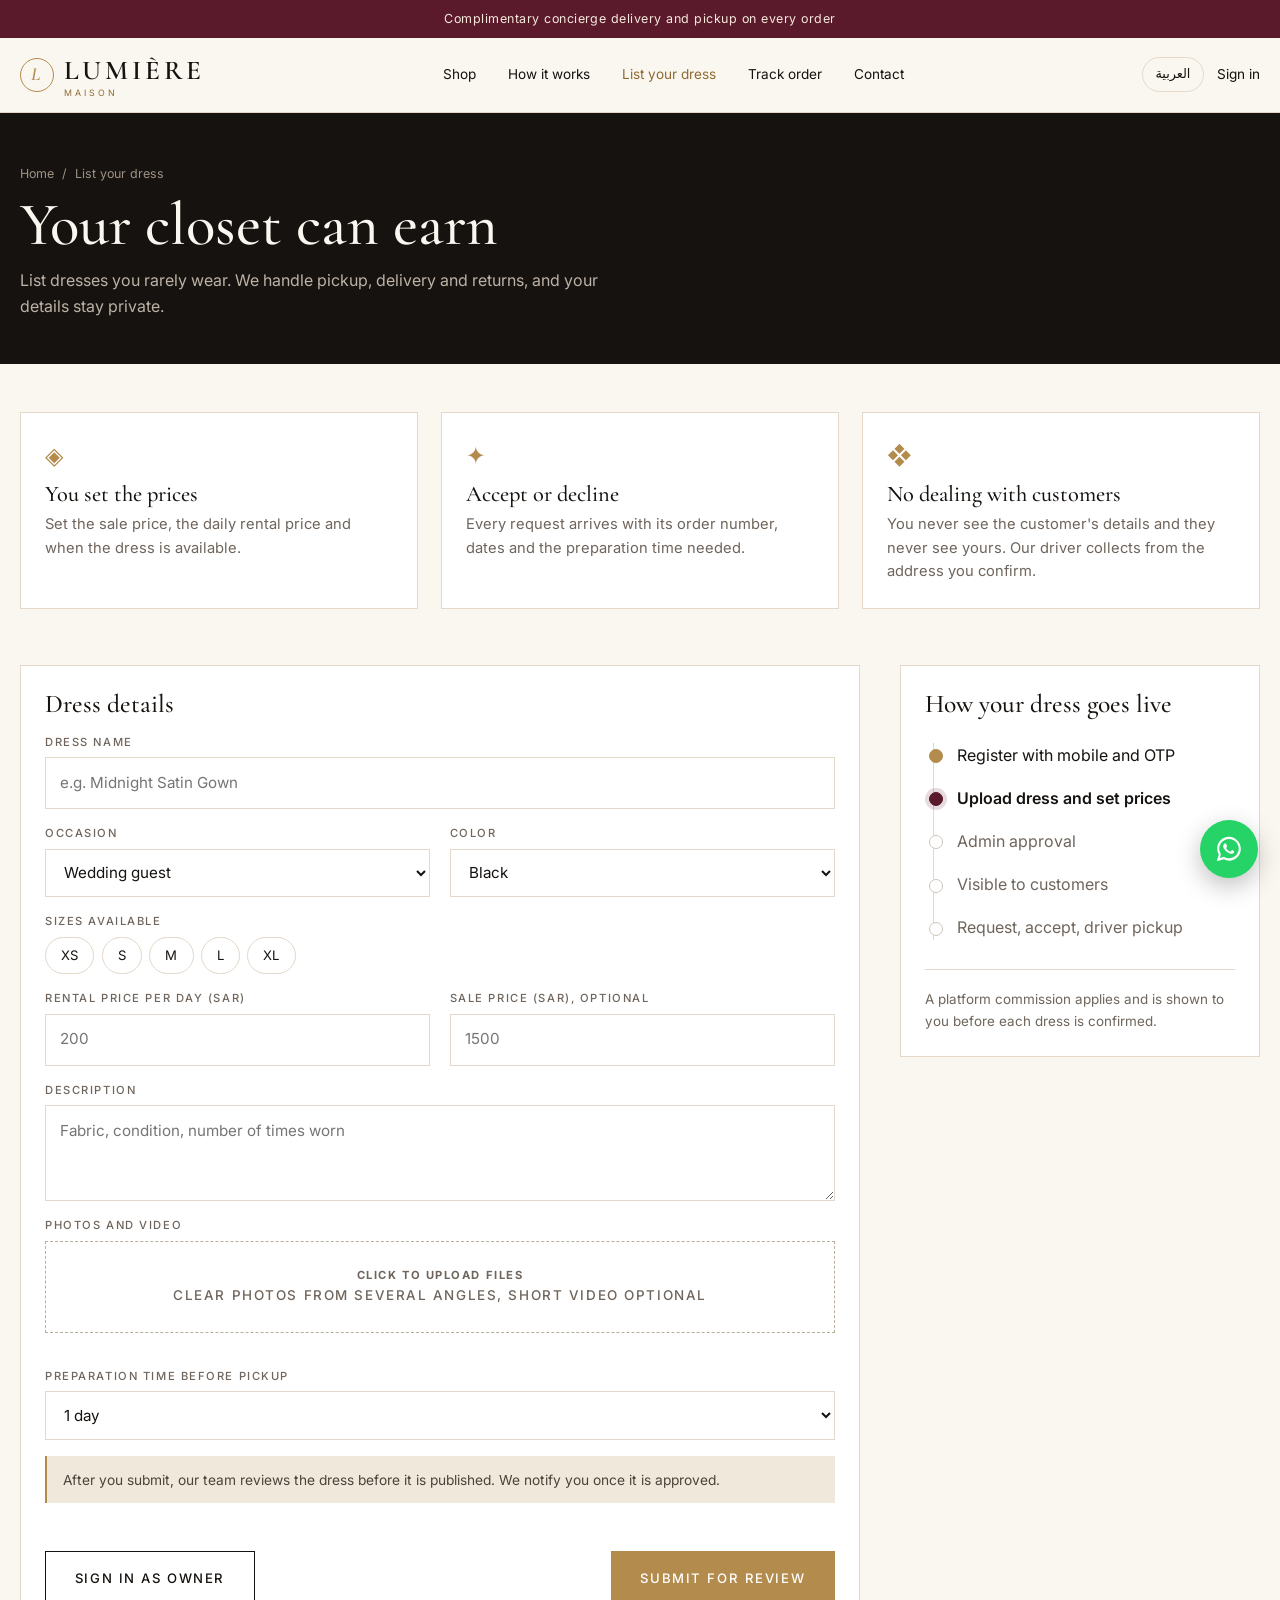
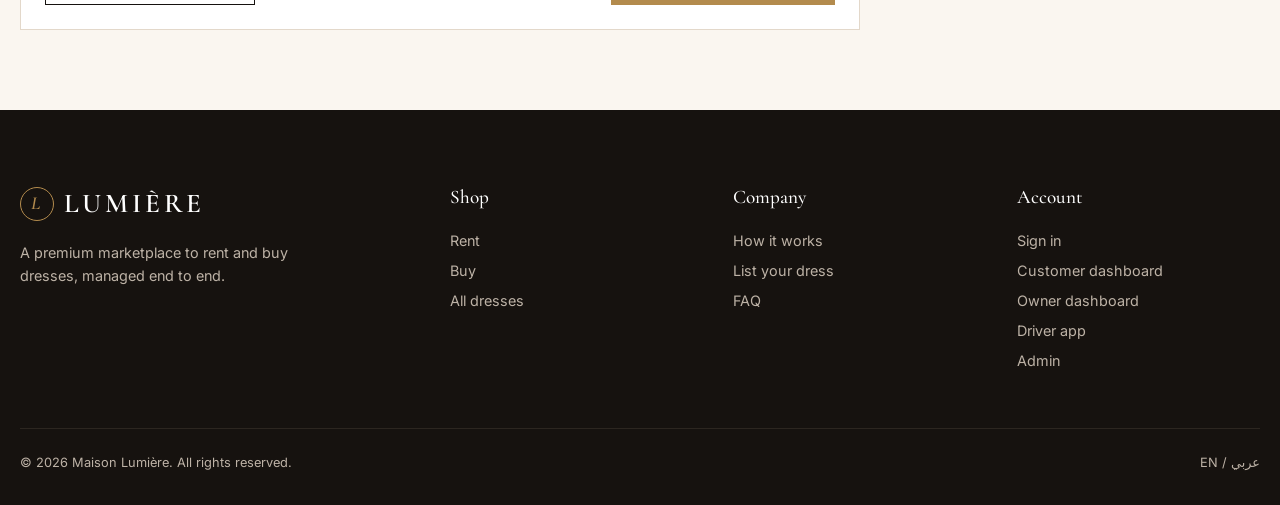
<file: list-your-dress.html>
<!DOCTYPE html>
<html lang="en" dir="ltr">
<head>
<meta charset="UTF-8">
<meta name="viewport" content="width=device-width, initial-scale=1">
<title>List Your Dress | Maison Lumière</title>
<meta name="description" content="Earn from dresses you rarely wear. We handle pickup, delivery and returns, and your details stay private.">
<link rel="preconnect" href="https://fonts.googleapis.com">
<link rel="preconnect" href="https://fonts.gstatic.com" crossorigin>
<link href="https://fonts.googleapis.com/css2?family=Cormorant+Garamond:wght@400;500;600&family=Inter:wght@300;400;500;600&family=Cairo:wght@300;400;600&display=swap" rel="stylesheet">
<link rel="stylesheet" href="assets/style.css">
<link rel="stylesheet" href="assets/inner.css">
<style>.co.own{grid-template-columns:minmax(0,1fr) 360px}@media(max-width:1050px){.co.own{grid-template-columns:1fr}}</style>
</head>
<body data-page="list">
<div id="chrome-top"></div>
<div class="phero"><div class="wrap">
  <div class="crumbs"><a href="index.html" data-ar="الرئيسية">Home</a><span>/</span><span data-ar="اعرضي فستانك">List your dress</span></div>
  <h1 data-ar="خزانتك تستطيع أن تربح">Your closet can earn</h1>
  <p data-ar="اعرضي الفساتين التي نادراً ما ترتدينها. نتولى الاستلام والتوصيل والإرجاع، وبياناتك تبقى خاصة.">List dresses you rarely wear. We handle pickup, delivery and returns, and your details stay private.</p>
</div></div>
<main class="page"><div class="wrap" style="display:grid;gap:3.5rem">
  <div class="cols3">
    <div class="feat"><div class="ic">◈</div><h3 data-ar="تحكمي بالأسعار">You set the prices</h3><p data-ar="حددي سعر البيع وسعر الإيجار اليومي وأوقات التوفر.">Set the sale price, the daily rental price and when the dress is available.</p></div>
    <div class="feat"><div class="ic">✦</div><h3 data-ar="اقبلي أو ارفضي">Accept or decline</h3><p data-ar="كل طلب يصلك مع رقمه وتواريخه ومدة التجهيز المطلوبة.">Every request arrives with its order number, dates and the preparation time needed.</p></div>
    <div class="feat"><div class="ic">❖</div><h3 data-ar="لا حاجة للتعامل مع أحد">No dealing with customers</h3><p data-ar="لا ترين بيانات العميلة ولا ترى بياناتك. سائقنا يستلم من العنوان الذي تحددينه.">You never see the customer's details and they never see yours. Our driver collects from the address you confirm.</p></div>
  </div>

  <div class="co own">
    <form id="f" class="panel stack" novalidate>
      <h2 data-ar="تفاصيل الفستان">Dress details</h2>
      <div class="form-grid">
        <div class="fld full"><label for="title" data-ar="اسم الفستان">Dress name</label><input class="inp" id="title" placeholder="e.g. Midnight Satin Gown"></div>
        <div class="fld"><label for="occ" data-ar="المناسبة">Occasion</label><select class="sel" id="occ"></select></div>
        <div class="fld"><label for="color" data-ar="اللون">Color</label><select class="sel" id="color"></select></div>
        <div class="fld full"><span class="lbl" data-ar="المقاسات المتوفرة">Sizes available</span><div class="chips" id="sizes"></div></div>
        <div class="fld"><label for="rent" data-ar="سعر الإيجار لليوم (ر.س)">Rental price per day (SAR)</label><input class="inp" id="rent" inputmode="numeric" placeholder="200"></div>
        <div class="fld"><label for="buy" data-ar="سعر البيع (ر.س) اختياري">Sale price (SAR), optional</label><input class="inp" id="buy" inputmode="numeric" placeholder="1500"></div>
        <div class="fld full"><label for="desc" data-ar="الوصف">Description</label><textarea class="ta" id="desc" data-ar-ph="القماش، الحالة، مرات الارتداء" placeholder="Fabric, condition, number of times worn"></textarea></div>
        <div class="fld full"><span class="lbl" data-ar="الصور والفيديو">Photos and video</span>
          <label class="drop" for="files"><b data-ar="اضغطي لرفع الملفات">Click to upload files</b><br><span class="small" data-ar="صور واضحة من عدة زوايا، وفيديو قصير اختياري">Clear photos from several angles, short video optional</span></label>
          <input type="file" id="files" accept="image/*,video/*" multiple hidden>
          <div class="previews" id="prev"></div></div>
        <div class="fld full"><label for="prep" data-ar="مدة التجهيز قبل الاستلام">Preparation time before pickup</label><select class="sel" id="prep"><option value="1">1 day</option><option value="2">2 days</option><option value="3">3 days</option></select></div>
      </div>
      <div class="note" data-ar="بعد الإرسال يراجع فريقنا الفستان قبل نشره. سنخبرك عند الموافقة.">After you submit, our team reviews the dress before it is published. We notify you once it is approved.</div>
      <p class="err" id="err"></p>
      <div class="row sp"><a class="btn btn-ghost" href="login.html#owner" data-ar="تسجيل الدخول كمالكة">Sign in as owner</a><button class="btn btn-gold" data-ar="أرسلي للمراجعة">Submit for review</button></div>
    </form>
    <aside class="panel co-sum">
      <h3 data-ar="كيف تُنشر فساتينك">How your dress goes live</h3>
      <ul class="tl" style="margin-top:.8rem"><li class="done" data-ar="تسجيل برقم الجوال">Register with mobile and OTP</li><li class="now" data-ar="رفع الفستان وتحديد الأسعار">Upload dress and set prices</li><li data-ar="مراجعة الإدارة">Admin approval</li><li data-ar="يظهر للعميلات">Visible to customers</li><li data-ar="طلب، قبول، استلام السائق">Request, accept, driver pickup</li></ul>
      <hr class="hr"><p class="small muted" data-ar="تُطبّق عمولة للمنصة وتظهر لك بوضوح قبل تأكيد كل فستان.">A platform commission applies and is shown to you before each dress is confirmed.</p>
    </aside>
  </div>
  <div class="panel done-box" id="done" hidden><div class="big">&#10003;</div><h2 data-ar="تم إرسال فستانك للمراجعة">Your dress was sent for review</h2><p class="muted" data-ar="سنخبرك بمجرد موافقة الإدارة.">We will let you know as soon as the admin approves it.</p><a class="btn btn-dark" href="owner.html" data-ar="إلى لوحة المالكة">Go to owner dashboard</a></div>
</div></main>
<div id="chrome-foot"></div>
<script src="assets/app.js"></script>
<script>
(function(){
  var sizes={};
  function T(a,b){return getLang()==='ar'?b:a}
  function fill(){
    var o=document.getElementById('occ'),c=document.getElementById('color'),ov=o.value,cv=c.value;
    o.innerHTML=Object.keys(OCC).map(function(k){return '<option value="'+k+'">'+tr(OCC[k])+'</option>'}).join('');
    c.innerHTML=Object.keys(COLORS).map(function(k){return '<option value="'+k+'">'+tr(COLORS[k])+'</option>'}).join('');
    if(ov)o.value=ov;if(cv)c.value=cv;
    var sz=document.getElementById('sizes');
    sz.innerHTML=['XS','S','M','L','XL'].map(function(s){return '<button type="button" class="chip'+(sizes[s]?' on':'')+'" data-s="'+s+'">'+s+'</button>'}).join('');
    [].forEach.call(sz.children,function(b){b.onclick=function(){sizes[b.dataset.s]?delete sizes[b.dataset.s]:sizes[b.dataset.s]=1;fill()}});
  }
  document.getElementById('files').onchange=function(){
    var p=document.getElementById('prev');p.innerHTML='';
    [].slice.call(this.files).slice(0,8).forEach(function(f){
      var d=document.createElement('div'),u=URL.createObjectURL(f);
      d.innerHTML=f.type.indexOf('video')===0?'<video src="'+u+'" muted></video>':'<img src="'+u+'" alt="">';
      p.appendChild(d);
    });
  };
  document.getElementById('f').onsubmit=function(e){
    e.preventDefault();var er=document.getElementById('err');er.textContent='';
    if(document.getElementById('title').value.trim().length<3){er.textContent=T('Enter the dress name.','أدخلي اسم الفستان.');return}
    if(!Object.keys(sizes).length){er.textContent=T('Choose at least one size.','اختاري مقاساً واحداً على الأقل.');return}
    if(!(+document.getElementById('rent').value>0)&&!(+document.getElementById('buy').value>0)){er.textContent=T('Add a rental or sale price.','أضيفي سعر إيجار أو بيع.');return}
    document.getElementById('f').hidden=true;document.querySelector('.co-sum').hidden=true;document.getElementById('done').hidden=false;window.scrollTo({top:0,behavior:'smooth'});
  };
  window.onLang=fill;fill();
})();
</script>
</body>
</html>
</file>
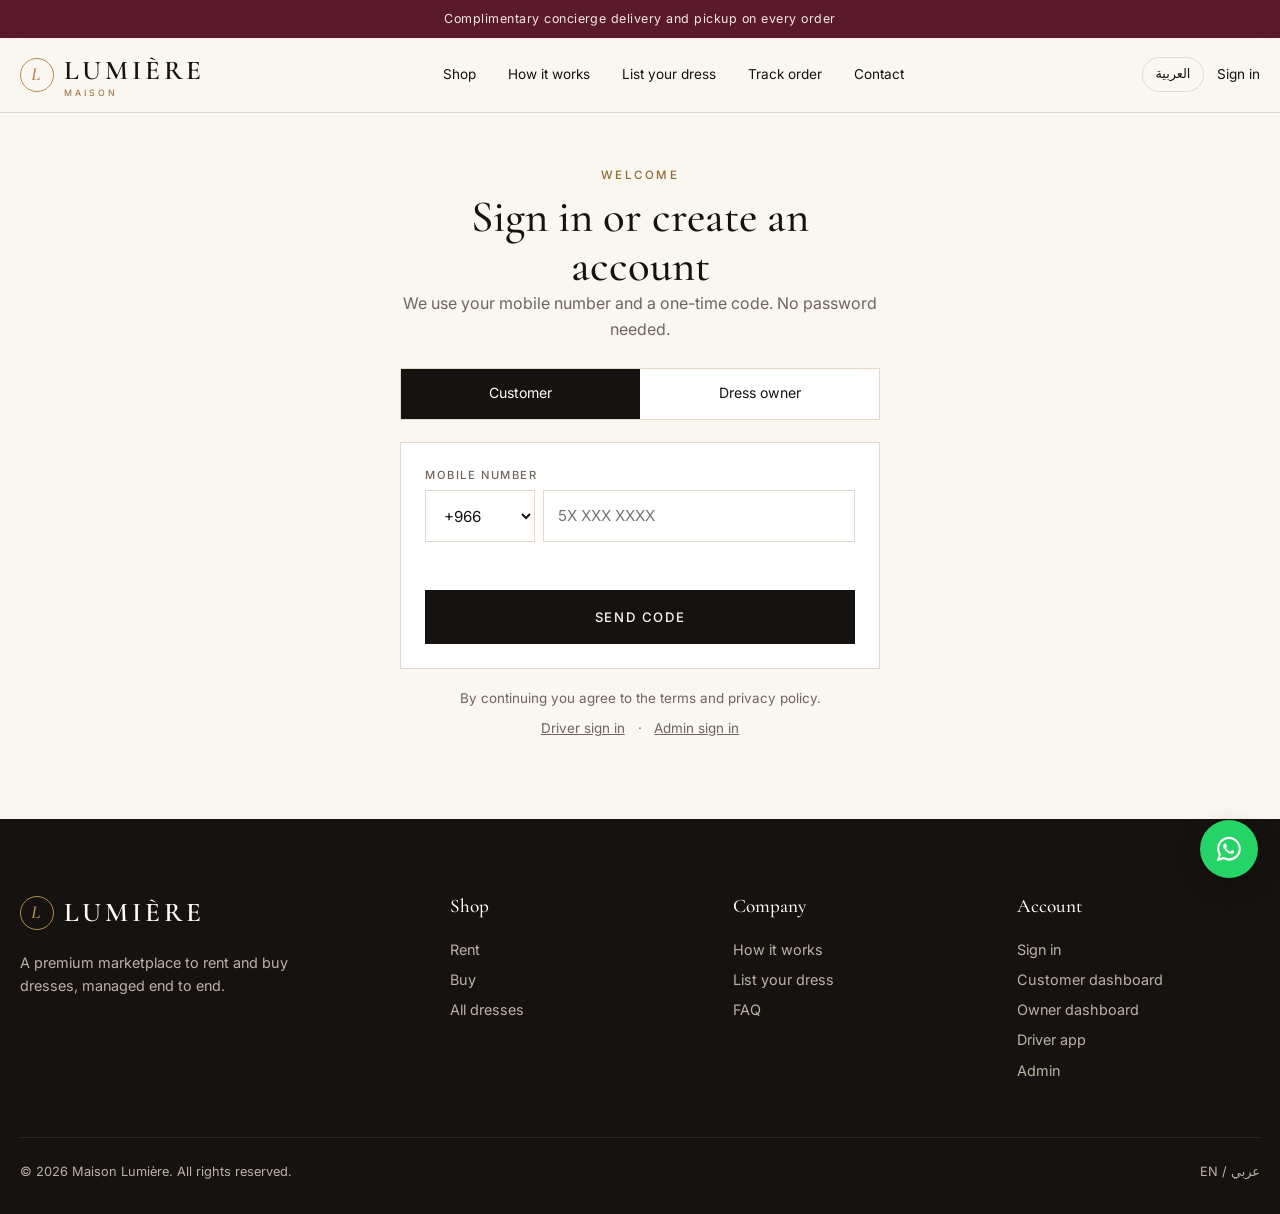
<file: login.html>
<!DOCTYPE html>
<html lang="en" dir="ltr">
<head>
<meta charset="UTF-8">
<meta name="viewport" content="width=device-width, initial-scale=1">
<title>Sign In | Maison Lumière</title>
<link rel="preconnect" href="https://fonts.googleapis.com">
<link rel="preconnect" href="https://fonts.gstatic.com" crossorigin>
<link href="https://fonts.googleapis.com/css2?family=Cormorant+Garamond:wght@400;500;600&family=Inter:wght@300;400;500;600&family=Cairo:wght@300;400;600&display=swap" rel="stylesheet">
<link rel="stylesheet" href="assets/style.css">
<link rel="stylesheet" href="assets/inner.css">
</head>
<body data-page="login">
<div id="chrome-top"></div>
<main class="page"><div class="wrap">
  <div class="auth">
    <div style="text-align:center;margin-bottom:1.6rem">
      <span class="eyebrow" data-ar="أهلاً بك">Welcome</span>
      <h1 style="font-size:2.8rem;margin-top:.4rem" data-ar="تسجيل الدخول أو إنشاء حساب">Sign in or create an account</h1>
      <p class="muted" data-ar="نستخدم رقم جوالك ورمز تحقق. لا حاجة لكلمة مرور.">We use your mobile number and a one-time code. No password needed.</p>
    </div>
    <div class="tabs2" role="tablist">
      <button class="on" id="t-customer" data-ar="عميلة">Customer</button>
      <button id="t-owner" data-ar="مالكة فستان">Dress owner</button>
    </div>
    <div class="panel stack" id="p1">
      <div class="fld"><label for="ph" data-ar="رقم الجوال">Mobile number</label>
        <div class="phone"><select class="sel" id="cc" aria-label="Country code"><option>+966</option><option>+971</option><option>+965</option><option>+974</option><option>+973</option><option>+968</option><option>+962</option><option>+20</option></select><input class="inp" id="ph" inputmode="tel" placeholder="5X XXX XXXX" style="direction:ltr" autocomplete="tel-national"></div></div>
      <p class="err" id="e1"></p>
      <button class="btn btn-dark" id="send" style="width:100%" data-ar="أرسلي الرمز">Send code</button>
    </div>
    <div class="panel stack" id="p2" hidden>
      <p class="small muted" id="sent"></p>
      <div class="otp" id="otp"></div>
      <p class="err" id="e2" style="text-align:center"></p>
      <button class="btn btn-dark" id="verify" style="width:100%" data-ar="تأكيد ومتابعة">Verify and continue</button>
      <div class="row sp small"><button class="muted" id="back" data-ar="تغيير الرقم" style="text-decoration:underline">Change number</button><button id="resend" style="text-decoration:underline;color:var(--wine)" data-ar="إعادة إرسال الرمز">Resend code</button></div>
      <div class="note" data-ar="نسخة تجريبية: أدخلي أي 6 أرقام لمتابعة العرض.">Demo mode: enter any 6 digits to continue.</div>
    </div>
    <p class="muted small" style="text-align:center;margin-top:1.2rem" data-ar="بالمتابعة توافقين على الشروط وسياسة الخصوصية.">By continuing you agree to the terms and privacy policy.</p>
    <div class="row small" style="justify-content:center;margin-top:.5rem"><a href="driver.html" class="muted" style="text-decoration:underline" data-ar="دخول السائق">Driver sign in</a><span class="muted">&middot;</span><a href="admin.html" class="muted" style="text-decoration:underline" data-ar="دخول الإدارة">Admin sign in</a></div>
  </div>
</div></main>
<div id="chrome-foot"></div>
<script src="assets/app.js"></script>
<script>
(function(){
  var role='customer';
  function T(a,b){return getLang()==='ar'?b:a}
  var otp=document.getElementById('otp');
  otp.innerHTML=[0,1,2,3,4,5].map(function(i){return '<input inputmode="numeric" maxlength="1" aria-label="Digit '+(i+1)+'" autocomplete="'+(i?'off':'one-time-code')+'">'}).join('');
  var boxes=[].slice.call(otp.children);
  boxes.forEach(function(b,i){
    b.oninput=function(){b.value=b.value.replace(/\D/g,'');if(b.value&&boxes[i+1])boxes[i+1].focus()};
    b.onkeydown=function(e){if(e.key==='Backspace'&&!b.value&&boxes[i-1])boxes[i-1].focus()};
    b.onpaste=function(e){var t=(e.clipboardData.getData('text')||'').replace(/\D/g,'').slice(0,6);if(!t)return;e.preventDefault();t.split('').forEach(function(c,k){boxes[k].value=c});(boxes[t.length]||boxes[5]).focus()};
  });
  function setRole(r){role=r;document.getElementById('t-customer').classList.toggle('on',r==='customer');document.getElementById('t-owner').classList.toggle('on',r==='owner')}
  document.getElementById('t-customer').onclick=function(){setRole('customer')};
  document.getElementById('t-owner').onclick=function(){setRole('owner')};
  if(location.hash==='#owner')setRole('owner');
  document.getElementById('send').onclick=function(){
    var v=document.getElementById('ph').value.replace(/\s/g,'');
    if(!/^[0-9]{8,11}$/.test(v)){document.getElementById('e1').textContent=T('Enter a valid mobile number.','أدخلي رقم جوال صحيحاً.');return}
    document.getElementById('e1').textContent='';
    document.getElementById('sent').textContent=T('We sent a 6 digit code to ','أرسلنا رمزاً من 6 أرقام إلى ')+document.getElementById('cc').value+' '+v;
    document.getElementById('p1').hidden=true;document.getElementById('p2').hidden=false;boxes[0].focus();
  };
  document.getElementById('back').onclick=function(){document.getElementById('p2').hidden=true;document.getElementById('p1').hidden=false};
  document.getElementById('resend').onclick=function(){toast(T('A new code was sent.','تم إرسال رمز جديد.'))};
  document.getElementById('verify').onclick=function(){
    var code=boxes.map(function(b){return b.value}).join('');
    if(code.length<6){document.getElementById('e2').textContent=T('Enter all 6 digits.','أدخلي الأرقام الستة.');return}
    store.set('lm_user',{role:role});
    location.href=role==='owner'?'owner.html':'customer.html';
  };
  window.onLang=function(){};
})();
</script>
</body>
</html>
</file>
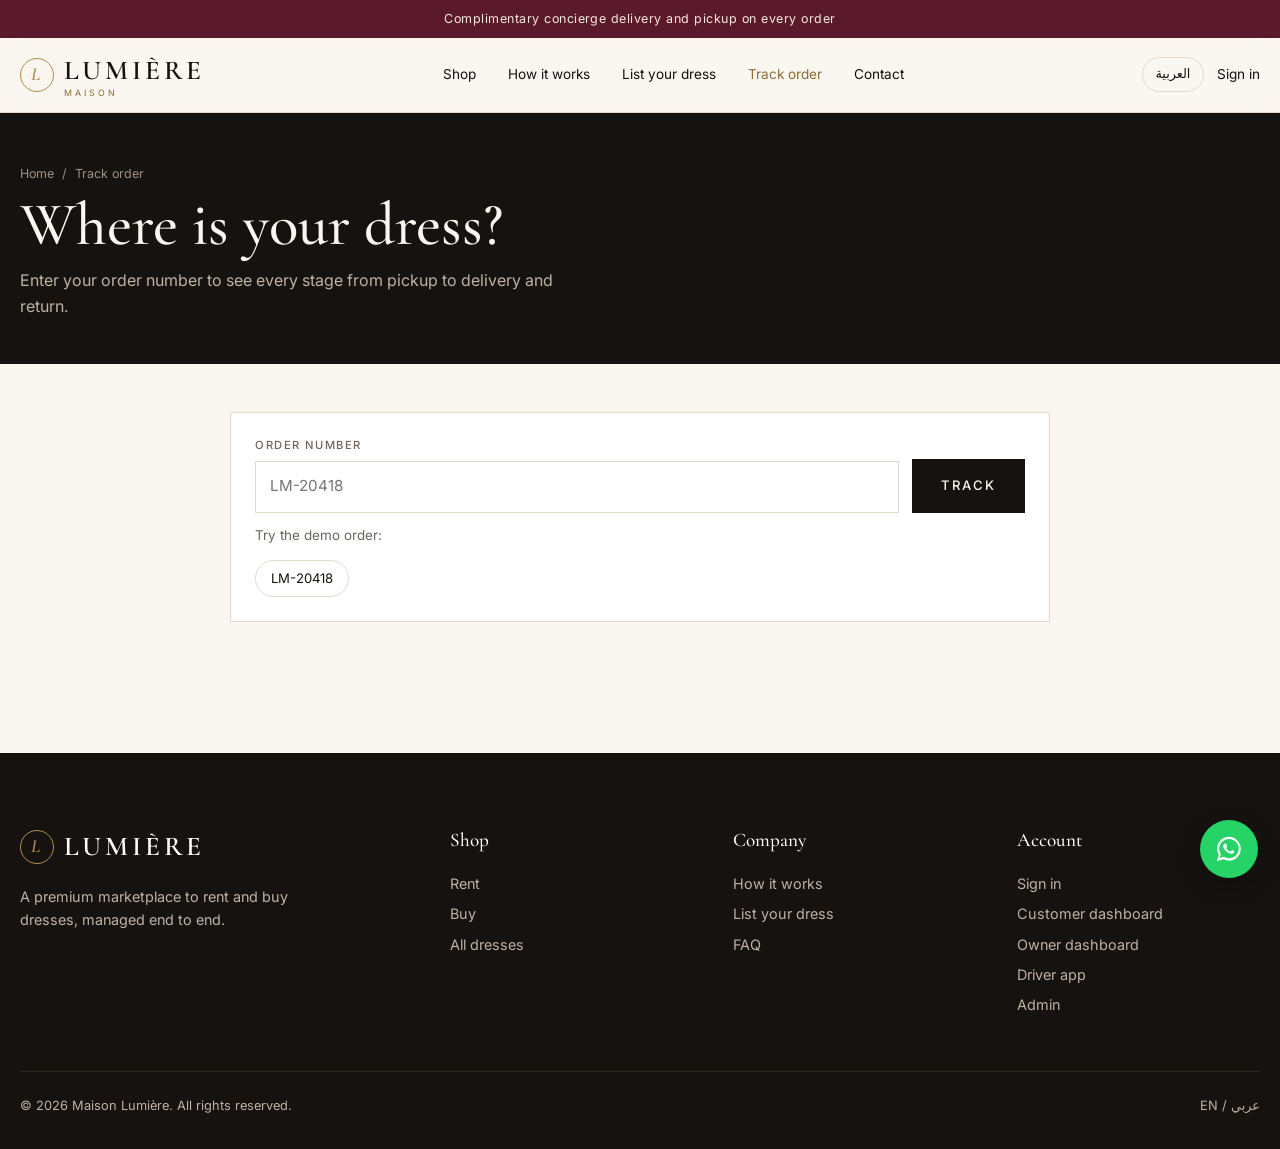
<file: track.html>
<!DOCTYPE html>
<html lang="en" dir="ltr">
<head>
<meta charset="UTF-8">
<meta name="viewport" content="width=device-width, initial-scale=1">
<title>Track Your Order | Maison Lumière</title>
<link rel="preconnect" href="https://fonts.googleapis.com">
<link rel="preconnect" href="https://fonts.gstatic.com" crossorigin>
<link href="https://fonts.googleapis.com/css2?family=Cormorant+Garamond:wght@400;500;600&family=Inter:wght@300;400;500;600&family=Cairo:wght@300;400;600&display=swap" rel="stylesheet">
<link rel="stylesheet" href="assets/style.css">
<link rel="stylesheet" href="assets/inner.css">
</head>
<body data-page="track">
<div id="chrome-top"></div>
<div class="phero"><div class="wrap">
  <div class="crumbs"><a href="index.html" data-ar="الرئيسية">Home</a><span>/</span><span data-ar="تتبع الطلب">Track order</span></div>
  <h1 data-ar="أين فستانك؟">Where is your dress?</h1>
  <p data-ar="أدخلي رقم طلبك لترى كل مرحلة من الاستلام حتى التوصيل والإرجاع.">Enter your order number to see every stage from pickup to delivery and return.</p>
</div></div>
<main class="page"><div class="wrap" style="max-width:820px">
  <form id="f" class="panel row" style="align-items:end">
    <div class="fld" style="flex:1;min-width:220px"><label for="no" data-ar="رقم الطلب">Order number</label><input class="inp" id="no" placeholder="LM-20418" style="direction:ltr"></div>
    <button class="btn btn-dark" data-ar="تتبّعي">Track</button>
    <p class="small muted" style="width:100%" data-ar="جرّبي الطلب التجريبي:">Try the demo order:</p>
    <button type="button" class="chip" id="demo">LM-20418</button>
  </form>
  <p class="err" id="err" style="margin-top:.8rem"></p>
  <div id="res" style="margin-top:1.4rem"></div>
</div></main>
<div id="chrome-foot"></div>
<script src="assets/app.js"></script>
<script>
(function(){
  var KEYS=['requested','confirmed','pending','picked','way','delivered','retsched','returned'];
  var cur=null;
  function T(a,b){return getLang()==='ar'?b:a}
  function find(no){
    no=no.trim().toUpperCase();
    if(no==='LM-20418')return {no:no,dress:2,mode:'rent',from:'',to:'',stage:4,demo:true};
    return (store.get('lm_orders')||[]).filter(function(o){return o.no===no})[0]||null;
  }
  function show(o){
    cur=o;var d=dressById(o.dress);
    var rent=o.mode==='rent',keys=rent?KEYS:KEYS.slice(0,6);
    var note={
      0:T('Our team is checking availability with the owner.','فريقنا يتأكد من التوفر مع المالكة.'),
      1:T('The owner confirmed. A driver will be assigned shortly.','أكدت المالكة. سيتم تعيين سائق قريباً.'),
      2:T('A driver is assigned and will collect the dress from the owner.','تم تعيين سائق وسيستلم الفستان من المالكة.'),
      3:T('The driver has the dress and is preparing to bring it to you.','السائق استلم الفستان وسيتجه إليك.'),
      4:T('Your driver is on the way.','سائقك في الطريق.'),
      5:T('Delivered. Enjoy your event.','تم التوصيل. استمتعي بمناسبتك.'),
      6:T('Return collection is scheduled.','تمت جدولة استلام الإرجاع.'),
      7:T('Returned to the owner. This order is closed.','أُعيد الفستان إلى المالكة. تم إغلاق الطلب.')
    }[o.stage];
    document.getElementById('res').innerHTML=
      '<div class="panel stack"><div class="row sp"><div class="row" style="gap:1rem">'+'<div style="width:64px;height:86px;overflow:hidden">'+dressImg(d,200,' style="width:100%;height:100%;object-fit:cover"')+'</div>'+'<div><b style="font-family:var(--serif);font-size:1.5rem">'+tr(d)+'</b><div class="small muted">'+o.no+' &middot; '+(rent?T('Rental','إيجار'):T('Purchase','شراء'))+'</div></div></div>'+pill(KEYS[o.stage])+'</div>'+
      '<div class="note">'+note+'</div>'+
      '<ul class="tl">'+keys.map(function(k,i){return '<li class="'+(i<o.stage?'done':i===o.stage?'now':'')+'">'+tr(STATUS[k])+'</li>'}).join('')+'</ul>'+
      (o.stage===4?'<div class="panel" style="text-align:center;background:var(--sand);border:0"><div class="small muted">'+T('Share this code with the driver when you receive the dress','شاركي هذا الرمز مع السائق عند استلام الفستان')+'</div><div class="code">4 8 2 1</div></div>':'')+
      (o.stage>=2&&o.stage<=5?'<div class="small muted">'+T('Driver','السائق')+': Faisal &middot; '+T('Estimated arrival','الوصول المتوقع')+': 35 '+T('min','دقيقة')+'</div>':'')+
      '<div class="row sp"><a class="btn btn-ghost sm" href="contact.html">'+T('Contact our team','تواصلي مع فريقنا')+'</a>'+(o.stage<(rent?7:5)?'<button class="btn btn-ghost sm" id="adv">'+T('Demo: advance status','تجريبي: تقدّم الحالة')+'</button>':'')+'</div></div>';
    var a=document.getElementById('adv');
    if(a)a.onclick=function(){o.stage++;if(!o.demo){var all=store.get('lm_orders')||[];all.forEach(function(x){if(x.no===o.no)x.stage=o.stage});store.set('lm_orders',all)}show(o)};
  }
  function go(no){
    var er=document.getElementById('err');er.textContent='';
    var o=find(no);
    if(!o){document.getElementById('res').innerHTML='';er.textContent=T('We could not find that order. Check the number, or contact us.','لم نجد هذا الطلب. تأكدي من الرقم أو تواصلي معنا.');return}
    show(o);
  }
  document.getElementById('f').onsubmit=function(e){e.preventDefault();go(document.getElementById('no').value)};
  document.getElementById('demo').onclick=function(){document.getElementById('no').value='LM-20418';go('LM-20418')};
  var q=param('order','');if(q){document.getElementById('no').value=q;go(q)}
  window.onLang=function(){if(cur)show(cur)};
})();
</script>
</body>
</html>
</file>
<file: assets/style.css>
:root{
  --ink:#16120F; --ivory:#FAF6F0; --sand:#F1E8DC; --blush:#EBD9D0;
  --gold:#B38B4D; --gold-d:#8F6B33; --wine:#5A1A2C; --muted:#6F655C; --line:#E3D8CA;
  --serif:'Cormorant Garamond',Georgia,serif; --sans:'Inter',system-ui,sans-serif;
}
[dir=rtl]{--serif:'Cairo',serif;--sans:'Cairo',sans-serif}
*{box-sizing:border-box;margin:0;padding:0}
html{scroll-behavior:smooth}
body{font-family:var(--sans);background:var(--ivory);color:var(--ink);line-height:1.6;-webkit-font-smoothing:antialiased}
img{display:block;max-width:100%;background:var(--sand)}
a{color:inherit;text-decoration:none}
button{font:inherit;cursor:pointer;border:0;background:none;color:inherit}
.wrap{width:min(1240px,100% - 40px);margin-inline:auto}
.eyebrow{font-size:.72rem;letter-spacing:.22em;text-transform:uppercase;color:var(--gold-d);font-weight:500}
[dir=rtl] .eyebrow{letter-spacing:0}
h1,h2,h3{font-family:var(--serif);font-weight:500;line-height:1.1}
h2{font-size:clamp(2rem,4.5vw,3.2rem);margin:.5rem 0 1rem}
.btn{display:inline-flex;align-items:center;justify-content:center;gap:.5rem;padding:.95rem 1.8rem;font-size:.82rem;letter-spacing:.12em;text-transform:uppercase;font-weight:500;transition:.3s;border:1px solid var(--ink)}
[dir=rtl] .btn{letter-spacing:0;font-size:.95rem}
.btn-dark{background:var(--ink);color:var(--ivory)}.btn-dark:hover{background:var(--wine);border-color:var(--wine)}
.btn-ghost{color:var(--ink)}.btn-ghost:hover{background:var(--ink);color:var(--ivory)}
.btn-light{border-color:#fff;color:#fff}.btn-light:hover{background:#fff;color:var(--ink)}
.btn-gold{background:var(--gold);border-color:var(--gold);color:#fff}.btn-gold:hover{background:var(--gold-d);border-color:var(--gold-d)}

/* top bar + nav */
.topbar{background:var(--wine);color:#f6e9dc;font-size:.78rem;text-align:center;padding:.55rem 1rem;letter-spacing:.04em}
header{position:sticky;top:0;z-index:50;background:rgba(250,246,240,.94);backdrop-filter:blur(10px);border-bottom:1px solid var(--line)}
.nav{display:flex;align-items:center;justify-content:space-between;height:74px;gap:1rem}
.logo{display:flex;align-items:center;gap:.6rem;font-family:var(--serif);font-size:1.7rem;letter-spacing:.14em;font-weight:600}
[dir=rtl] .logo{letter-spacing:0}
.logo-mark{width:34px;height:34px;border:1px solid var(--gold);border-radius:50%;display:grid;place-items:center;color:var(--gold);font-size:1.15rem;font-style:italic}
.logo small{display:block;font-family:var(--sans);font-size:.55rem;letter-spacing:.35em;color:var(--gold-d);margin-top:-6px;font-weight:400}
.links{display:flex;gap:2rem;font-size:.85rem}
.links a{position:relative;padding:.3rem 0}
.links a:after{content:"";position:absolute;inset-inline:0;bottom:0;height:1px;background:var(--gold);transform:scaleX(0);transition:.3s}
.links a:hover:after{transform:scaleX(1)}
.actions{display:flex;align-items:center;gap:.8rem}
.lang{font-size:.8rem;border:1px solid var(--line);padding:.4rem .8rem;border-radius:99px}
.lang:hover{border-color:var(--gold)}
.signin{font-size:.85rem}
.burger{display:none;width:40px;height:40px}
.burger span{display:block;width:22px;height:1.5px;background:var(--ink);margin:5px auto}

/* hero */
.hero{position:relative;min-height:calc(100vh - 110px);min-height:calc(100svh - 110px);display:grid;align-items:end;color:#fff;overflow:hidden}
.hero>img{position:absolute;inset:0;width:100%;height:100%;object-fit:cover;object-position:center 20%}
.hero:before{content:"";position:absolute;inset:0;z-index:1;background:linear-gradient(180deg,rgba(22,18,15,.25) 0%,rgba(22,18,15,.15) 40%,rgba(22,18,15,.78) 100%)}
.hero .wrap{position:relative;z-index:2;padding:6rem 0 7.5rem}
.hero h1{font-size:clamp(2.8rem,8vw,6.2rem);max-width:12ch;margin:1rem 0 1.2rem}
.hero h1 em{font-style:italic;color:#E7C98F}
.hero p{max-width:46ch;font-weight:300;font-size:1.05rem;opacity:.92;margin-bottom:2rem}
.hero .eyebrow{color:#E7C98F}
.cta{display:flex;gap:.9rem;flex-wrap:wrap}

/* search */
.search{position:relative;z-index:5;margin-top:-56px}
.search-box{background:#fff;box-shadow:0 20px 60px rgba(22,18,15,.14);padding:1.2rem;display:grid;grid-template-columns:auto repeat(4,1fr) auto;gap:.8rem;align-items:end}
.seg{display:flex;border:1px solid var(--line);border-radius:99px;padding:3px}
.seg button{padding:.55rem 1.1rem;border-radius:99px;font-size:.82rem;transition:.25s}
.seg button.on{background:var(--ink);color:#fff}
.field label{display:block;font-size:.66rem;letter-spacing:.16em;text-transform:uppercase;color:var(--muted);margin-bottom:.25rem}
[dir=rtl] .field label{letter-spacing:0;font-size:.8rem}
.field select,.field input{width:100%;border:0;border-bottom:1px solid var(--line);background:transparent;padding:.5rem 0;font:inherit;font-size:.92rem;color:var(--ink);outline:0}
.field select:focus,.field input:focus{border-color:var(--gold)}

section{padding:6rem 0}
.head{display:flex;justify-content:space-between;align-items:end;gap:1rem;flex-wrap:wrap;margin-bottom:2.5rem}
.head p{color:var(--muted);max-width:44ch}

/* occasions */
.occ{display:grid;grid-template-columns:repeat(4,1fr);gap:1rem}
.occ a{position:relative;aspect-ratio:3/4;overflow:hidden;display:block;color:#fff}
.occ img{width:100%;height:100%;object-fit:cover;transition:transform .9s cubic-bezier(.2,.7,.2,1)}
.occ a:hover img{transform:scale(1.07)}
.occ a:after{content:"";position:absolute;inset:0;background:linear-gradient(180deg,transparent 45%,rgba(22,18,15,.75))}
.occ span{position:absolute;z-index:2;bottom:1.2rem;inset-inline:1.3rem;font-family:var(--serif);font-size:1.7rem;display:flex;justify-content:space-between;align-items:center}
.occ span i{font-style:normal;font-family:var(--sans);font-size:.75rem;opacity:.8}

/* products */
.tabs{display:flex;gap:.5rem;flex-wrap:wrap}
.tabs button{padding:.5rem 1.1rem;border:1px solid var(--line);border-radius:99px;font-size:.82rem;transition:.25s}
.tabs button.on,.tabs button:hover{background:var(--ink);color:#fff;border-color:var(--ink)}
.grid{display:grid;grid-template-columns:repeat(4,1fr);gap:1.8rem 1.2rem}
.card{position:relative}
.ph{position:relative;aspect-ratio:3/4.2;overflow:hidden;background:var(--sand)}
.ph img{width:100%;height:100%;object-fit:cover;transition:transform .9s cubic-bezier(.2,.7,.2,1)}
.card:hover .ph img{transform:scale(1.06)}
.tag{position:absolute;top:.8rem;inset-inline-start:.8rem;background:#fff;font-size:.68rem;letter-spacing:.1em;text-transform:uppercase;padding:.3rem .65rem}
[dir=rtl] .tag{letter-spacing:0}
.fav{position:absolute;top:.6rem;inset-inline-end:.6rem;width:36px;height:36px;border-radius:50%;background:#fff;display:grid;place-items:center;font-size:1.05rem;transition:.25s}
.fav:hover,.fav.on{color:var(--wine);transform:scale(1.1)}
.quick{position:absolute;inset-inline:0;bottom:0;background:var(--ink);color:#fff;text-align:center;padding:.85rem;font-size:.78rem;letter-spacing:.12em;text-transform:uppercase;transform:translateY(100%);transition:.35s}
[dir=rtl] .quick{letter-spacing:0}
.card:hover .quick{transform:none}
.info{padding-top:.9rem}
.info small{color:var(--muted);font-size:.76rem}
.info h3{font-size:1.35rem;margin:.1rem 0 .4rem}
.price{display:flex;gap:.8rem;align-items:baseline;font-size:.92rem}
.price b{font-weight:600}
.price .sub{color:var(--muted);font-size:.82rem}
.sizes{margin-top:.4rem;font-size:.74rem;color:var(--muted)}
.center{text-align:center;margin-top:3rem}

/* how it works */
.how{background:var(--ink);color:var(--ivory)}
.how .eyebrow{color:#E7C98F}
.how .head p{color:#bdb2a6}
.steps{display:grid;grid-template-columns:repeat(4,1fr);gap:1.5rem}
.step{border-top:1px solid rgba(231,201,143,.4);padding-top:1.4rem}
.step .n{font-family:var(--serif);font-size:3rem;color:#E7C98F;line-height:1}
.step h3{font-size:1.5rem;margin:.6rem 0 .4rem}
.step p{color:#bdb2a6;font-size:.92rem}

/* split blocks */
.split{display:grid;grid-template-columns:1fr 1fr;gap:0;align-items:stretch}
.split>img{width:100%;height:100%;object-fit:cover;min-height:460px}
.split .txt{padding:clamp(2rem,6vw,5.5rem);background:var(--sand);display:flex;flex-direction:column;justify-content:center;align-items:flex-start}
.split .txt p{color:var(--muted);margin-bottom:1.5rem;max-width:46ch}
.ticks{list-style:none;margin-bottom:2rem}
.ticks li{padding:.35rem 0;padding-inline-start:1.7rem;position:relative;font-size:.95rem}
.ticks li:before{content:"";position:absolute;inset-inline-start:0;top:.85rem;width:.8rem;height:1px;background:var(--gold)}
.split.rev{direction:ltr}
[dir=rtl] .split.rev{direction:rtl}
.split.rev .txt{background:var(--blush)}

/* trust */
.trust{display:grid;grid-template-columns:repeat(4,1fr);gap:1.5rem;text-align:center}
.trust div{padding:1.5rem 1rem;border:1px solid var(--line);background:#fff}
.trust .ic{font-size:1.6rem;color:var(--gold)}
.trust h3{font-size:1.3rem;margin:.5rem 0 .3rem}
.trust p{font-size:.86rem;color:var(--muted)}

/* testimonials */
.quotes{display:grid;grid-template-columns:repeat(3,1fr);gap:1.5rem}
.q{background:#fff;padding:2rem;border:1px solid var(--line)}
.q .st{color:var(--gold);letter-spacing:.15em;margin-bottom:.8rem}
.q p{font-family:var(--serif);font-size:1.3rem;line-height:1.35;margin-bottom:1.2rem}
.q .who{display:flex;align-items:center;gap:.8rem;font-size:.85rem}
.q .who .av{width:44px;height:44px;border-radius:50%;background:var(--wine);color:#fff;display:grid;place-items:center;font-family:var(--serif);font-size:1.3rem}
.q .who small{display:block;color:var(--muted)}

/* newsletter + footer */
.news{background:var(--wine);color:#f6e9dc;text-align:center;padding:4.5rem 0}
.news h2{margin-top:0}
.news form{display:flex;max-width:520px;margin:1.5rem auto 0;border-bottom:1px solid rgba(255,255,255,.5)}
.news input{flex:1;background:transparent;border:0;color:#fff;padding:.9rem 0;font:inherit;outline:0}
.news input::placeholder{color:#d9c3b5}
.news button{color:#E7C98F;letter-spacing:.12em;text-transform:uppercase;font-size:.78rem;padding:0 .5rem}
footer{background:var(--ink);color:#bdb2a6;padding:4.5rem 0 2rem;font-size:.9rem}
.fgrid{display:grid;grid-template-columns:1.6fr 1fr 1fr 1fr;gap:2.5rem;margin-bottom:3rem}
footer h4{color:#fff;font-family:var(--serif);font-weight:500;font-size:1.2rem;margin-bottom:1rem}
footer li{list-style:none;margin:.45rem 0}
footer a:hover{color:#E7C98F}
.fbot{border-top:1px solid #2c2620;padding-top:1.5rem;display:flex;justify-content:space-between;flex-wrap:wrap;gap:1rem;font-size:.8rem}
.wa{position:fixed;bottom:22px;inset-inline-end:22px;z-index:60;width:58px;height:58px;border-radius:50%;background:#25D366;display:grid;place-items:center;box-shadow:0 8px 24px rgba(0,0,0,.25);transition:.25s}
.wa:hover{transform:scale(1.08)}
.wa svg{width:30px;height:30px;fill:#fff}

.reveal{opacity:0;transform:translateY(24px);transition:opacity .9s ease,transform .9s ease}
.reveal.in{opacity:1;transform:none}
@media (prefers-reduced-motion:reduce){.reveal{opacity:1;transform:none;transition:none}html{scroll-behavior:auto}}

/* responsive */
@media(max-width:1050px){
  .grid{grid-template-columns:repeat(3,1fr)}
  .search-box{grid-template-columns:1fr 1fr}
  .seg{grid-column:1/-1;justify-self:start}
  .search-box .btn{grid-column:1/-1}
}
@media(max-width:860px){
  .links{display:none;position:absolute;top:74px;inset-inline:0;background:var(--ivory);flex-direction:column;padding:1.5rem 20px;gap:1rem;border-bottom:1px solid var(--line)}
  .links.open{display:flex}
  .burger{display:block}.signin{display:none}
  .occ{grid-template-columns:repeat(2,1fr)}
  .steps,.trust{grid-template-columns:repeat(2,1fr)}
  .split{grid-template-columns:1fr}.split>img{min-height:340px}
  .quotes{grid-template-columns:1fr}
  .fgrid{grid-template-columns:1fr 1fr}
  section{padding:4rem 0}
}
@media(max-width:560px){
  .grid{grid-template-columns:repeat(2,1fr);gap:1.4rem .7rem}
  .info h3{font-size:1.1rem}
  .quick{display:none}
  .hero .wrap{padding-bottom:6.5rem}
  .logo{font-size:1.35rem}.logo small{display:none}
  .steps,.trust,.fgrid{grid-template-columns:1fr}
  .search-box{grid-template-columns:1fr}
}
</file>
<file: assets/inner.css>
/* Inner pages: components shared by shop, product, checkout, forms and dashboards */
main.page{padding:3rem 0 5rem}
main.page section{padding:0}
.phero{background:var(--ink);color:var(--ivory);padding:3.2rem 0 2.8rem}
.phero h1{font-size:clamp(2.2rem,5vw,3.8rem);margin:.5rem 0 .6rem}
.phero p{color:#bdb2a6;max-width:58ch}
.phero .eyebrow{color:#E7C98F}
.crumbs{font-size:.78rem;color:#9d9285;display:flex;gap:.5rem;flex-wrap:wrap}
.crumbs a:hover{color:#E7C98F}
.toast{position:fixed;left:50%;bottom:92px;transform:translate(-50%,20px);background:var(--ink);color:#fff;padding:.8rem 1.3rem;font-size:.88rem;opacity:0;pointer-events:none;transition:.3s;z-index:80;max-width:90vw;text-align:center}
.toast.show{opacity:1;transform:translate(-50%,0)}

/* forms */
.fld{display:grid;gap:.35rem;align-content:start}
.fld>label,.lbl{font-size:.7rem;letter-spacing:.14em;text-transform:uppercase;color:var(--muted);font-weight:500}
[dir=rtl] .fld>label,[dir=rtl] .lbl{letter-spacing:0;font-size:.82rem}
.inp,.sel,.ta{width:100%;padding:.8rem .9rem;border:1px solid var(--line);background:#fff;font:inherit;font-size:.95rem;color:var(--ink);outline:0;border-radius:0}
.inp:focus,.sel:focus,.ta:focus{border-color:var(--gold)}
.ta{min-height:96px;resize:vertical}
.form-grid{display:grid;grid-template-columns:repeat(2,minmax(0,1fr));gap:1rem 1.2rem}
.full{grid-column:1/-1}
.panel{background:#fff;border:1px solid var(--line);padding:1.5rem;min-width:0}
.panel h2,.panel h3{font-size:1.6rem;margin:0 0 1rem}
.note{background:var(--sand);border-inline-start:2px solid var(--gold);padding:.8rem 1rem;font-size:.86rem;color:#4b4239}
.note.wine{background:#f4e6e9;border-color:var(--wine)}
.chips{display:flex;gap:.45rem;flex-wrap:wrap}
.chip{padding:.45rem .95rem;border:1px solid var(--line);border-radius:99px;font-size:.82rem;background:#fff;transition:.2s}
.chip:hover{border-color:var(--ink)}
.chip.on{background:var(--ink);color:#fff;border-color:var(--ink)}
.sw{width:30px;height:30px;border-radius:50%;border:2px solid #fff;box-shadow:0 0 0 1px var(--line);transition:.2s}
.sw.on{box-shadow:0 0 0 2px var(--ink)}
.pill{display:inline-block;padding:.2rem .65rem;border-radius:99px;font-size:.72rem;font-weight:500;white-space:nowrap}
.pill.ok{background:#e4f1e6;color:#1f5a2c}.pill.warn{background:#fbefd6;color:#7a5200}.pill.info{background:#e2ebf7;color:#1f4a7a}.pill.bad{background:#f8e0e0;color:#8a1f1f}.pill.mute{background:var(--sand);color:var(--muted)}
.btn.sm{padding:.55rem 1rem;font-size:.72rem}
.btn[disabled]{opacity:.45;cursor:not-allowed}
.btn-danger{border-color:#8a1f1f;color:#8a1f1f}.btn-danger:hover{background:#8a1f1f;color:#fff}
.row{display:flex;gap:.8rem;flex-wrap:wrap;align-items:center}
.sp{justify-content:space-between}
.muted{color:var(--muted)}
.small{font-size:.84rem}
.stack>*+*{margin-top:1rem}
.err{color:#8a1f1f;font-size:.84rem;min-height:1.2em}
.hr{border:0;border-top:1px solid var(--line);margin:1.2rem 0}

/* shop */
.shop{display:grid;grid-template-columns:270px minmax(0,1fr);gap:2.5rem;align-items:start}
.filters{position:sticky;top:90px;display:grid;gap:1.4rem}
.fbtn{display:none}
.range{width:100%;accent-color:var(--wine)}
.count{font-size:.9rem;color:var(--muted)}
.card .cover{position:absolute;inset:0;z-index:1}
.card .fav{z-index:2}
.empty{padding:3rem 1rem;text-align:center;color:var(--muted);border:1px dashed var(--line);background:#fff}

/* product */
.pd{display:grid;grid-template-columns:minmax(0,1.05fr) minmax(0,1fr);gap:3.5rem;align-items:start}
.gal-main{aspect-ratio:3/4;background:var(--sand);overflow:hidden;position:relative}
.gal-main img{width:100%;height:100%;object-fit:cover;transition:transform .5s}
.thumbs{display:grid;grid-template-columns:repeat(4,1fr);gap:.6rem;margin-top:.6rem}
.thumbs button{aspect-ratio:1;overflow:hidden;border:1px solid transparent;background:var(--sand);padding:0}
.thumbs button.on{border-color:var(--ink)}
.thumbs img{width:100%;height:100%;object-fit:cover}
.pd h1{font-size:clamp(2.2rem,4vw,3.2rem);margin:.3rem 0 .6rem}
.pd-price{font-family:var(--serif);font-size:2rem}
.pd-price small{font-family:var(--sans);font-size:.85rem;color:var(--muted)}
.cal{background:#fff;border:1px solid var(--line);padding:1rem}
.cal-h{display:flex;justify-content:space-between;align-items:center;margin-bottom:.6rem;font-family:var(--serif);font-size:1.3rem}
.cal-h button{width:36px;height:36px;border:1px solid var(--line);border-radius:50%}
.cal-h button:hover{border-color:var(--ink)}
.cal-g{display:grid;grid-template-columns:repeat(7,1fr);gap:3px;text-align:center;direction:ltr}
.cal-g b{font-size:.68rem;color:var(--muted);font-weight:500;padding:.3rem 0}
.cal-g button,.cal-g span{aspect-ratio:1;border-radius:4px;font-size:.84rem;display:grid;place-items:center}
.cal-g button:hover:not([disabled]){background:var(--sand)}
.cal-g .d-booked{background:repeating-linear-gradient(45deg,#f1e8dc,#f1e8dc 4px,#fff 4px,#fff 8px);color:#a99f92;text-decoration:line-through}
.cal-g .d-past{color:#cfc6ba}
.cal-g button[disabled]{cursor:not-allowed}
.cal-g .d-range{background:var(--blush)}
.cal-g .d-sel{background:var(--ink);color:#fff}
.legend{display:flex;gap:1rem;flex-wrap:wrap;font-size:.74rem;color:var(--muted);margin-top:.7rem}
.legend i{display:inline-block;width:12px;height:12px;border-radius:3px;margin-inline-end:.35rem;vertical-align:-1px}
.sumrow{display:flex;justify-content:space-between;gap:1rem;padding:.35rem 0;font-size:.92rem}
.sumrow.tot{border-top:1px solid var(--line);margin-top:.4rem;padding-top:.8rem;font-weight:600;font-size:1.05rem}
details.acc{border-bottom:1px solid var(--line);padding:1rem 0}
details.acc summary{cursor:pointer;font-family:var(--serif);font-size:1.3rem;list-style:none;display:flex;justify-content:space-between;gap:1rem}
details.acc summary::-webkit-details-marker{display:none}
details.acc summary:after{content:"+";color:var(--gold-d)}
details.acc[open] summary:after{content:"\2013"}
details.acc p,details.acc ul{margin-top:.7rem;color:var(--muted);font-size:.94rem}
details.acc ul{padding-inline-start:1.2rem}

/* checkout / steps */
.co{display:grid;grid-template-columns:minmax(0,1fr) 380px;gap:2.5rem;align-items:start}
.co-sum{position:sticky;top:90px}
.co-item{display:flex;gap:1rem;margin-bottom:1rem}
.co-item img{width:84px;height:112px;object-fit:cover;flex:none}
.stepper{display:flex;gap:.5rem;margin-bottom:1.6rem;flex-wrap:wrap}
.stepper span{font-size:.78rem;padding:.4rem .9rem;border:1px solid var(--line);border-radius:99px;background:#fff;color:var(--muted)}
.stepper span.on{background:var(--ink);color:#fff;border-color:var(--ink)}
.stepper span.done{border-color:var(--gold);color:var(--gold-d)}
.radio{display:flex;gap:.8rem;align-items:flex-start;padding:.9rem 1rem;border:1px solid var(--line);background:#fff;cursor:pointer}
.radio:has(input:checked){border-color:var(--ink);background:var(--sand)}
.radio input{margin-top:.25rem;accent-color:var(--wine)}
.slots{display:grid;grid-template-columns:repeat(3,minmax(0,1fr));gap:.5rem}
.done-box{text-align:center;padding:2rem 1rem}
.done-box .big{font-family:var(--serif);font-size:3rem;color:var(--wine)}

/* auth */
.auth{max-width:480px;margin:0 auto}
.tabs2{display:grid;grid-template-columns:1fr 1fr;border:1px solid var(--line);margin-bottom:1.4rem;background:#fff}
.tabs2 button{padding:.85rem;font-size:.88rem;transition:.2s}
.tabs2 button.on{background:var(--ink);color:#fff}
.otp{display:flex;gap:.5rem;justify-content:center;direction:ltr}
.otp input{width:48px;height:58px;text-align:center;font-size:1.5rem;border:1px solid var(--line);outline:0;background:#fff;font-family:var(--sans)}
.otp input:focus{border-color:var(--gold)}
.phone{display:grid;grid-template-columns:110px minmax(0,1fr);gap:.5rem}

/* timeline */
.tl{list-style:none;position:relative;padding-inline-start:2rem}
.tl:before{content:"";position:absolute;inset-inline-start:.5rem;top:.6rem;bottom:.6rem;width:1px;background:var(--line)}
.tl li{position:relative;padding:.55rem 0;color:var(--muted)}
.tl li:before{content:"";position:absolute;inset-inline-start:-1.75rem;top:.95rem;width:.75rem;height:.75rem;border-radius:50%;background:#fff;border:1px solid #cfc6ba}
.tl li.done{color:var(--ink)}
.tl li.done:before{background:var(--gold);border-color:var(--gold)}
.tl li.now{color:var(--ink);font-weight:600}
.tl li.now:before{background:var(--wine);border-color:var(--wine);box-shadow:0 0 0 4px rgba(90,26,44,.15)}
.tl small{display:block;font-weight:400;color:var(--muted);font-size:.8rem}
.code{font-family:var(--serif);font-size:2.6rem;letter-spacing:.4em;color:var(--wine);direction:ltr;display:inline-block}

/* upload */
.drop{border:1px dashed #b9ad9c;background:#fff;padding:1.6rem;text-align:center;color:var(--muted);cursor:pointer;display:block}
.drop:hover{border-color:var(--gold)}
.previews{display:grid;grid-template-columns:repeat(auto-fill,minmax(96px,1fr));gap:.6rem;margin-top:.8rem}
.previews div{aspect-ratio:3/4;background:var(--sand);overflow:hidden;position:relative}
.previews img,.previews video{width:100%;height:100%;object-fit:cover}

/* content blocks */
.cols3{display:grid;grid-template-columns:repeat(3,minmax(0,1fr));gap:1.4rem}
.cols2{display:grid;grid-template-columns:repeat(2,minmax(0,1fr));gap:1.4rem}
.feat{border:1px solid var(--line);background:#fff;padding:1.5rem}
.feat .ic{color:var(--gold);font-size:1.5rem}
.feat h3{font-size:1.4rem;margin:.4rem 0}
.feat p{color:var(--muted);font-size:.92rem}
.tbl{width:100%;border-collapse:collapse;font-size:.88rem}
.tbl th{text-align:start;font-size:.68rem;letter-spacing:.12em;text-transform:uppercase;color:var(--muted);font-weight:500;padding:.7rem .8rem;border-bottom:1px solid var(--line);white-space:nowrap}
[dir=rtl] .tbl th{letter-spacing:0;font-size:.8rem}
.tbl td{padding:.8rem;border-bottom:1px solid var(--line);vertical-align:middle}
.tablewrap{overflow-x:auto}

/* dashboards */
.dash{display:grid;grid-template-columns:240px minmax(0,1fr);min-height:76vh}
.side{background:var(--ink);color:#d7cdbf;padding:1.5rem 1rem;display:flex;flex-direction:column;gap:.2rem}
.side .who{padding:.4rem .9rem 1.2rem;font-family:var(--serif);font-size:1.4rem;color:#fff}
.side .who small{display:block;font-family:var(--sans);font-size:.72rem;color:#9d9285}
.side button{display:flex;gap:.6rem;width:100%;text-align:start;padding:.7rem .9rem;border-radius:6px;font-size:.9rem;align-items:center}
.side button:hover{background:rgba(255,255,255,.06)}
.side button.on{background:rgba(231,201,143,.15);color:#E7C98F}
.side button em{margin-inline-start:auto;font-style:normal;font-size:.72rem;background:var(--wine);color:#fff;border-radius:99px;padding:0 .5rem}
.main{padding:2rem;min-width:0}
.main h1{font-size:2.2rem;margin-bottom:1.2rem}
.stats{display:grid;grid-template-columns:repeat(4,minmax(0,1fr));gap:1rem;margin-bottom:1.6rem}
.stat{background:#fff;border:1px solid var(--line);padding:1.1rem}
.stat b{font-family:var(--serif);font-size:2.1rem;display:block;line-height:1.1}
.stat span{font-size:.78rem;color:var(--muted)}
.ocard{background:#fff;border:1px solid var(--line);padding:1.1rem;display:grid;grid-template-columns:72px minmax(0,1fr) auto;gap:1rem;align-items:center;margin-bottom:.8rem}
.ocard img{width:72px;height:96px;object-fit:cover;background:var(--sand)}
.ocard .meta{font-size:.84rem;color:var(--muted)}
.ocard h3{font-size:1.25rem;margin-bottom:.15rem}
.bars{display:grid;grid-template-columns:repeat(6,1fr);gap:.8rem;align-items:end;height:200px;padding-top:1rem}
.bars div{display:flex;flex-direction:column;justify-content:flex-end;align-items:center;gap:.4rem;height:100%;font-size:.72rem;color:var(--muted)}
.bars i{display:block;width:100%;max-width:46px;background:var(--wine)}
.bars i.g{background:var(--gold)}
.bars .pair{display:flex;flex-direction:row;align-items:flex-end;gap:3px;height:calc(100% - 1.3rem);width:100%;justify-content:center}
.job{background:#fff;border:1px solid var(--line);padding:1.1rem;margin-bottom:1rem}
.job h3{font-size:1.35rem}
.job .addr{background:var(--sand);padding:.6rem .8rem;margin:.7rem 0;font-size:.9rem}
.mini{display:grid;grid-template-columns:repeat(auto-fill,minmax(150px,1fr));gap:1rem}

@media(max-width:1050px){
  .stats{grid-template-columns:repeat(2,minmax(0,1fr))}
  .co{grid-template-columns:1fr}.co-sum{position:static}
  .cols3{grid-template-columns:1fr 1fr}
}
@media(max-width:860px){
  .shop{grid-template-columns:1fr}
  .filters{display:none;position:static}.filters.open{display:grid}
  .fbtn{display:inline-flex}
  .pd{grid-template-columns:1fr;gap:2rem}
  .dash{grid-template-columns:1fr}
  .side{flex-direction:row;overflow-x:auto;padding:.6rem;gap:.3rem}
  .side .who{display:none}
  .side button{white-space:nowrap;width:auto}
  .main{padding:1.2rem 0}
  .cols2,.cols3,.form-grid{grid-template-columns:1fr}
}
@media(max-width:560px){
  .stats{grid-template-columns:1fr 1fr}
  .ocard{grid-template-columns:60px minmax(0,1fr)}
  .ocard>:last-child{grid-column:1/-1}
  .ocard img{width:60px;height:80px}
  .slots{grid-template-columns:1fr 1fr}
  .otp input{width:42px;height:52px}
}
.main section{padding:0}
.dash .main [hidden]{display:none}
.cal-g button,.cal-g span{aspect-ratio:auto;height:42px}
</file>
